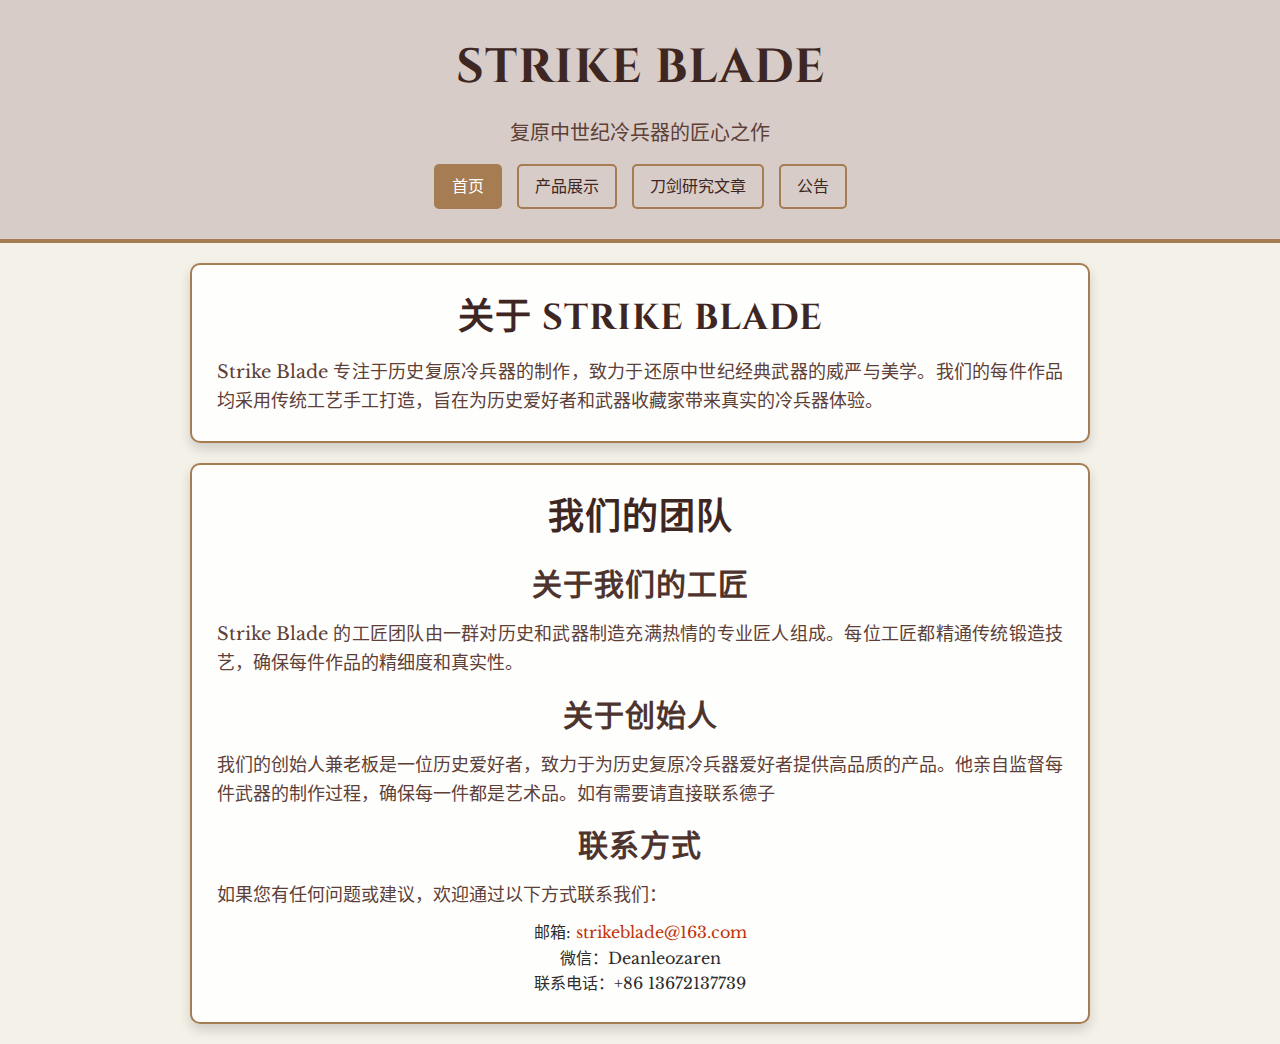
<file: index.html>
<!DOCTYPE html>
<html lang="zh-CN">
<head>
  <meta charset="UTF-8">
  <meta name="viewport" content="width=device-width, initial-scale=1.0">
  <title>Strike Blade - 首页</title>
  <!-- 引入古典字体 -->
  <link href="https://fonts.googleapis.com/css2?family=Cinzel:wght@400;700&family=Libre+Baskerville&display=swap" rel="stylesheet">
  <!-- 引入公共样式文件 -->
  <link rel="stylesheet" href="style.css">
</head>
<body>
  <!-- 古风头部 -->
  <div class="header">
    <h1>Strike Blade</h1>
    <p>复原中世纪冷兵器的匠心之作</p>

    <!-- 导航链接（多页面跳转） -->
    <nav class="nav-buttons">
      <a href="index.html" class="active">首页</a>
      <a href="products.html">产品展示</a>
      <a href="articles.html">刀剑研究文章</a>
      <a href="bulletin.html">公告</a>
    </nav>
  </div>

  <!-- 官网介绍部分 -->
  <div class="intro container">
    <h1 class="intro-title">关于 Strike Blade</h1>
    <p class="intro-description">
      Strike Blade 专注于历史复原冷兵器的制作，致力于还原中世纪经典武器的威严与美学。我们的每件作品均采用传统工艺手工打造，旨在为历史爱好者和武器收藏家带来真实的冷兵器体验。
    </p>
  </div>

  <!-- 团队介绍和联系方式 -->
  <div class="container team">
    <h1 class="page-title">我们的团队</h1>
    <div>
      <h2>关于我们的工匠</h2>
      <p class="intro-description">
        Strike Blade 的工匠团队由一群对历史和武器制造充满热情的专业匠人组成。每位工匠都精通传统锻造技艺，确保每件作品的精细度和真实性。
      </p>
      <h2>关于创始人</h2>
      <p class="intro-description">
        我们的创始人兼老板是一位历史爱好者，致力于为历史复原冷兵器爱好者提供高品质的产品。他亲自监督每件武器的制作过程，确保每一件都是艺术品。如有需要请直接联系德子
      </p>
      <h2>联系方式</h2>
      <p class="intro-description">
        如果您有任何问题或建议，欢迎通过以下方式联系我们：
      </p>
      <ul>
        <li>邮箱: <a href="mailto:strikeblade@163.com">strikeblade@163.com</a></li>
        <li>微信：Deanleozaren</li>
        <li>联系电话：+86 13672137739</li>
      </ul>
    </div>
  </div>
</body>
</html>
</file>
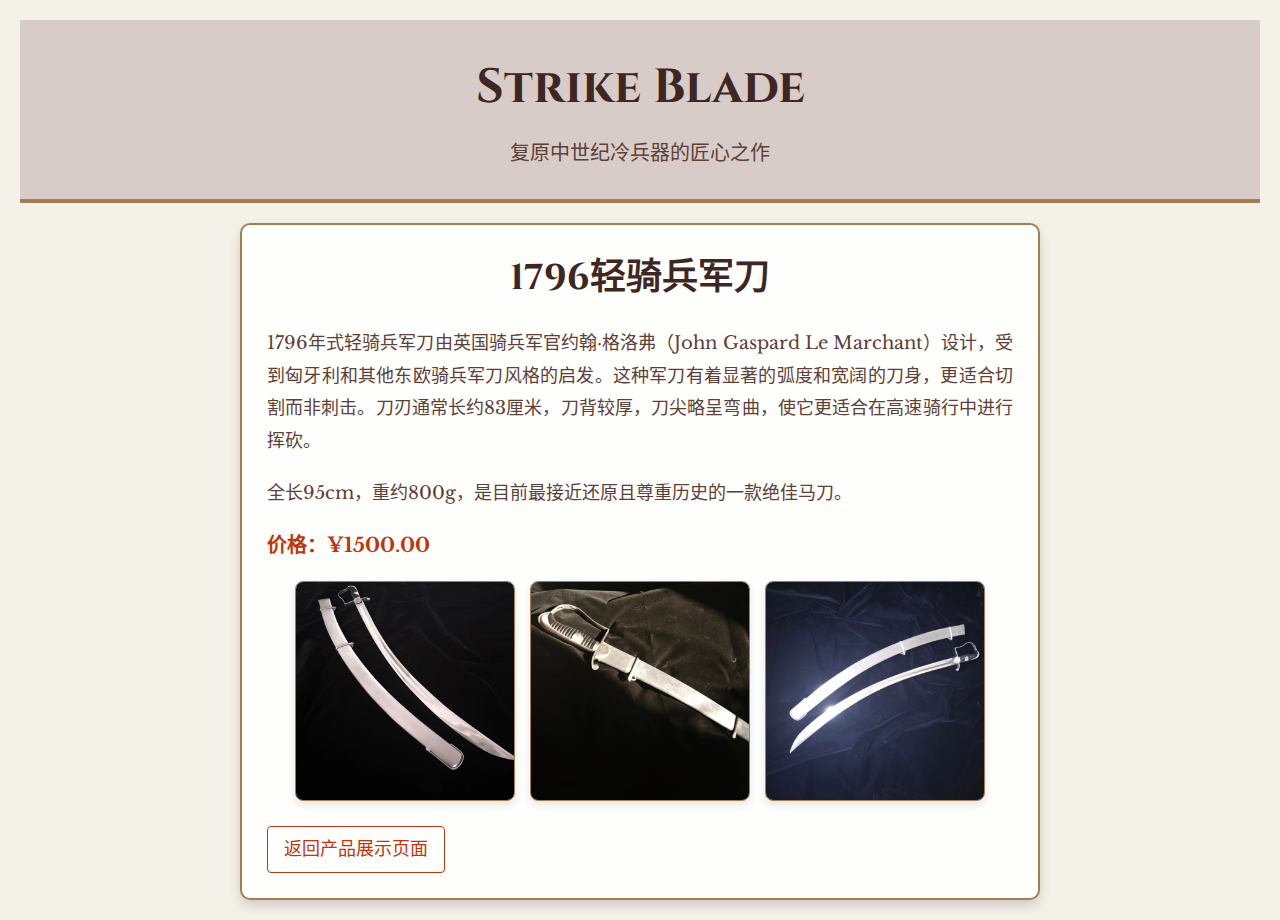
<file: 1796.html>
<!DOCTYPE html>
<html lang="zh-CN">
<head>
  <meta charset="UTF-8">
  <meta name="viewport" content="width=device-width, initial-scale=1.0">
  <title>1796轻骑兵军刀 - 详情</title>
  <!-- 引入古典字体 -->
  <link href="https://fonts.googleapis.com/css2?family=Cinzel:wght@400;700&family=Libre+Baskerville&display=swap" rel="stylesheet">
  <style>
    /* 重置样式 */
    * {
      margin: 0;
      padding: 0;
      box-sizing: border-box;
    }
    /* 使用带纹理的背景和复古色调 */
    body {
      font-family: 'Libre Baskerville', serif;
      background: url('https://www.transparenttextures.com/patterns/old-mathematics.png');
      background-color: #f4f1e9;
      color: #2c2c2c;
      line-height: 1.6;
      padding: 20px;
    }
    /* 页面头部 */
    .header {
      text-align: center;
      padding: 30px 0;
      background: #d7ccc8;
      border-bottom: 4px solid #a67c52;
      margin-bottom: 20px;
    }
    .header h1 {
      font-family: 'Cinzel', serif;
      font-size: 48px;
      margin-bottom: 10px;
      color: #3e2723;
    }
    .header p {
      font-size: 20px;
      color: #5d4037;
    }
    /* 产品详情容器 */
    .container {
      max-width: 800px;
      margin: 0 auto;
      background-color: rgba(255, 255, 255, 0.9);
      padding: 25px;
      border: 2px solid #a67c52;
      border-radius: 10px;
      box-shadow: 0 6px 12px rgba(0, 0, 0, 0.15);
    }
    .product-title {
      font-family: 'Cinzel', serif;
      font-size: 36px;
      margin-bottom: 20px;
      color: #3e2723;
      text-align: center;
      text-transform: uppercase;
    }
    .product-description {
      font-size: 18px;
      line-height: 1.8;
      color: #5d4037;
      margin-bottom: 20px;
      text-align: justify;
    }
    .price {
      font-weight: bold;
      color: #bf360c;
      font-size: 20px;
      margin-bottom: 20px;
    }
    /* 图片画廊 */
    .image-gallery {
      display: flex;
      flex-wrap: wrap;
      gap: 15px;
      margin-top: 20px;
      justify-content: center;
    }
    .image-gallery a {
      display: block;
      max-width: 220px;
      border-radius: 8px;
      overflow: hidden;
      border: 1px solid #a67c52;
      box-shadow: 0 4px 8px rgba(0, 0, 0, 0.1);
      transition: transform 0.3s, box-shadow 0.3s;
    }
    .image-gallery a:hover {
      transform: translateY(-5px);
      box-shadow: 0 8px 16px rgba(0, 0, 0, 0.2);
    }
    .image-gallery img {
      width: 100%;
      display: block;
    }
    /* 返回链接 */
    .back-link {
      display: inline-block;
      margin-top: 25px;
      color: #bf360c;
      text-decoration: none;
      font-size: 18px;
      border: 1px solid #bf360c;
      padding: 8px 16px;
      border-radius: 4px;
      transition: background-color 0.3s, color 0.3s;
    }
    .back-link:hover {
      background-color: #bf360c;
      color: #fff;
    }
  </style>
</head>
<body>
  <!-- 页面头部 -->
  <div class="header">
    <h1>Strike Blade</h1>
    <p>复原中世纪冷兵器的匠心之作</p>
  </div>

  <div class="container">
    <h1 class="product-title">1796轻骑兵军刀</h1>
    <p class="product-description">
      1796年式轻骑兵军刀由英国骑兵军官约翰·格洛弗（John Gaspard Le Marchant）设计，受到匈牙利和其他东欧骑兵军刀风格的启发。这种军刀有着显著的弧度和宽阔的刀身，更适合切割而非刺击。刀刃通常长约83厘米，刀背较厚，刀尖略呈弯曲，使它更适合在高速骑行中进行挥砍。
    </p>
    <p class="product-description">
      全长95cm，重约800g，是目前最接近还原且尊重历史的一款绝佳马刀。
    </p>
    <p class="price">价格：¥1500.00</p>

    <!-- 图片画廊 -->
    <div class="image-gallery">
      <a href="./1796素材/1796-1.png" target="_blank">
        <img src="./1796素材/1796-1.png" alt="1796预览图">
      </a>
      <a href="./1796素材/1796-2.png" target="_blank">
        <img src="./1796素材/1796-2.png" alt="1796预览图2">
      </a>
      <a href="./1796素材/1796-3.png" target="_blank">
        <img src="./1796素材/1796-3.png" alt="1796预览图3">
      </a>
      <!-- 继续添加图片 -->
    </div>

    <a href="products.html" class="back-link">返回产品展示页面</a>
  </div>
</body>
</html>
</file>
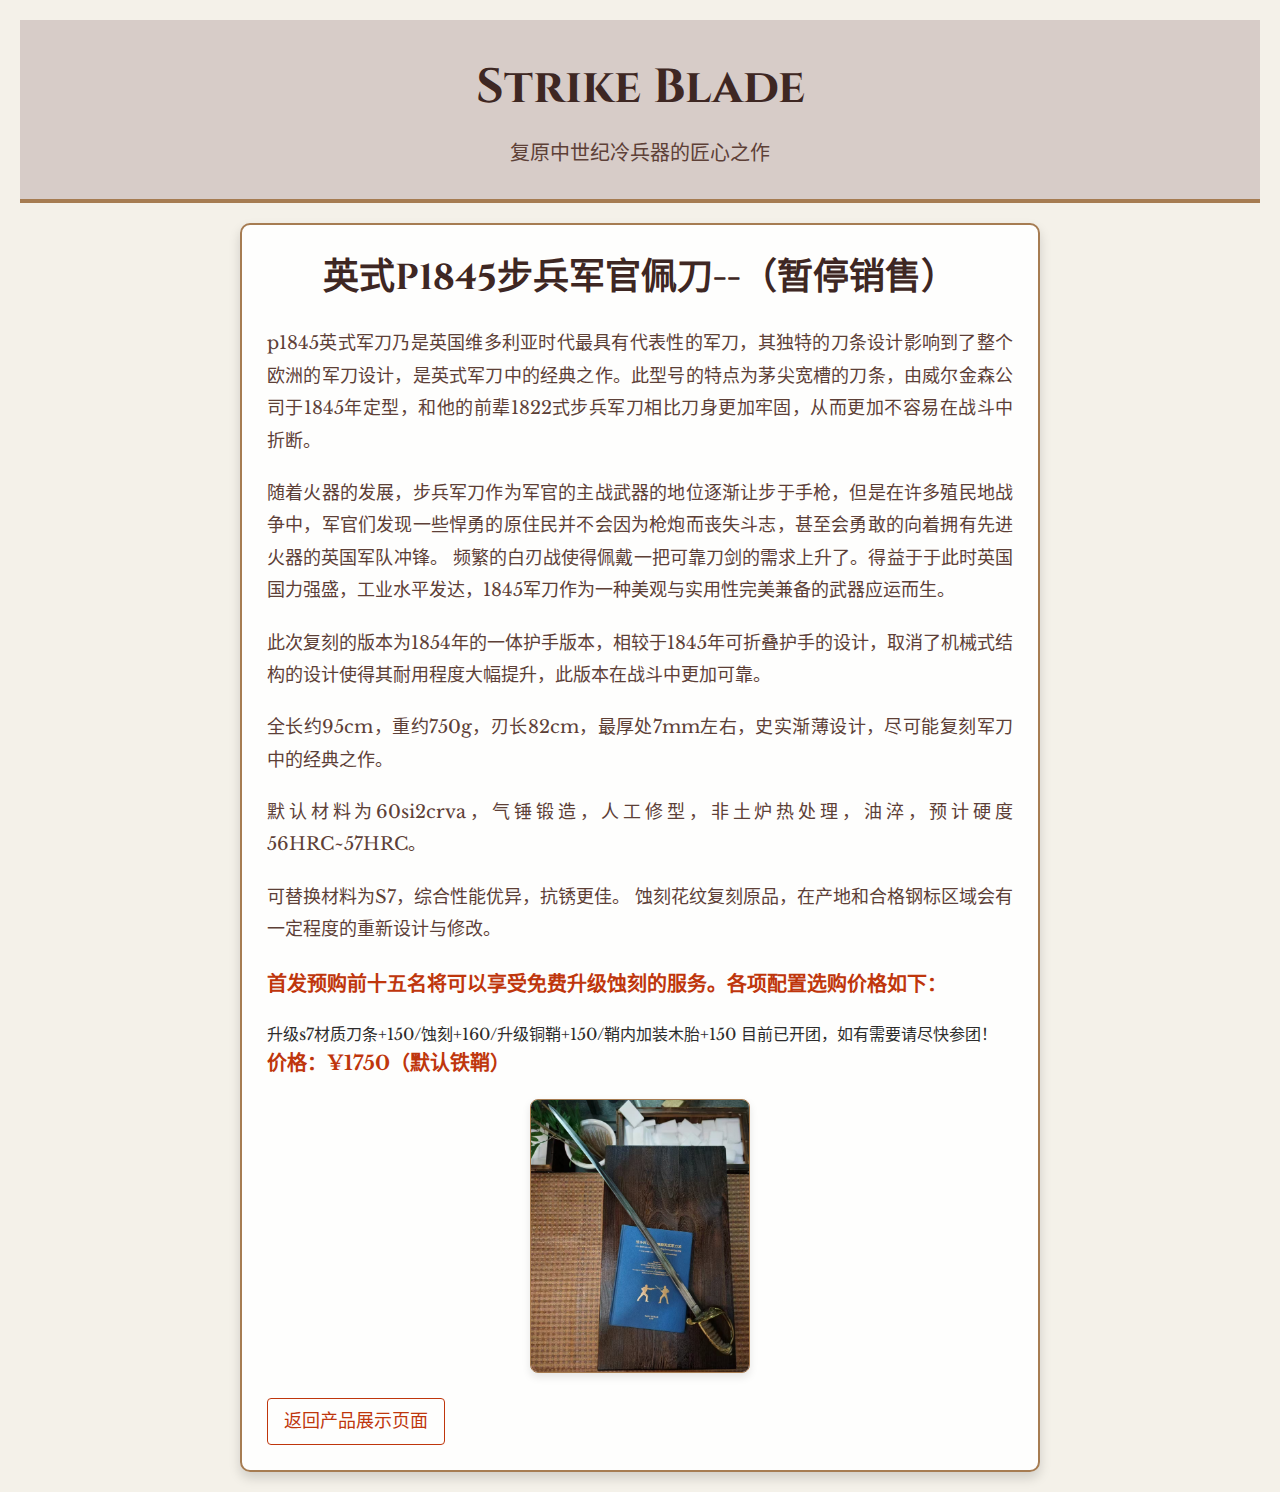
<file: 1845步兵.html>
<!DOCTYPE html>
<html lang="zh-CN">
<head>
  <meta charset="UTF-8">
  <meta name="viewport" content="width=device-width, initial-scale=1.0">
  <title>1845步兵军刀</title>
  <!-- 引入古典字体 -->
  <link href="https://fonts.googleapis.com/css2?family=Cinzel:wght@400;700&family=Libre+Baskerville&display=swap" rel="stylesheet">
  <style>
    /* 重置样式 */
    * {
      margin: 0;
      padding: 0;
      box-sizing: border-box;
    }
    /* 页面背景与基础样式 */
    body {
      font-family: 'Libre Baskerville', serif;
      background: url('https://www.transparenttextures.com/patterns/old-mathematics.png');
      background-color: #f4f1e9;
      color: #2c2c2c;
      line-height: 1.6;
      padding: 20px;
    }
    /* 页面头部 */
    .header {
      text-align: center;
      padding: 30px 0;
      background: #d7ccc8;
      border-bottom: 4px solid #a67c52;
      margin-bottom: 20px;
    }
    .header h1 {
      font-family: 'Cinzel', serif;
      font-size: 48px;
      margin-bottom: 10px;
      color: #3e2723;
    }
    .header p {
      font-size: 20px;
      color: #5d4037;
    }
    /* 内容容器 */
    .container {
      max-width: 800px;
      margin: 0 auto;
      background-color: rgba(255, 255, 255, 0.9);
      padding: 25px;
      border: 2px solid #a67c52;
      border-radius: 10px;
      box-shadow: 0 6px 12px rgba(0, 0, 0, 0.15);
    }
    .product-title {
      font-family: 'Cinzel', serif;
      font-size: 36px;
      margin-bottom: 20px;
      color: #3e2723;
      text-align: center;
      text-transform: uppercase;
    }
    .product-description {
      font-size: 18px;
      line-height: 1.8;
      color: #5d4037;
      margin-bottom: 20px;
      text-align: justify;
    }
    .price {
      font-weight: bold;
      color: #bf360c;
      font-size: 20px;
      margin-bottom: 20px;
    }
    /* 图片画廊 */
    .image-gallery {
      display: flex;
      flex-wrap: wrap;
      gap: 15px;
      margin-top: 20px;
      justify-content: center;
    }
    .image-gallery a {
      display: block;
      max-width: 220px;
      border-radius: 8px;
      overflow: hidden;
      border: 1px solid #a67c52;
      box-shadow: 0 4px 8px rgba(0, 0, 0, 0.1);
      transition: transform 0.3s, box-shadow 0.3s;
    }
    .image-gallery a:hover {
      transform: translateY(-5px);
      box-shadow: 0 8px 16px rgba(0, 0, 0, 0.2);
    }
    .image-gallery img {
      width: 100%;
      display: block;
    }
    /* 返回链接 */
    .back-link {
      display: inline-block;
      margin-top: 25px;
      color: #bf360c;
      text-decoration: none;
      font-size: 18px;
      border: 1px solid #bf360c;
      padding: 8px 16px;
      border-radius: 4px;
      transition: background-color 0.3s, color 0.3s;
    }
    .back-link:hover {
      background-color: #bf360c;
      color: #fff;
    }
  </style>
</head>
<body>
  <!-- 页面头部 -->
  <div class="header">
    <h1>Strike Blade</h1>
    <p>复原中世纪冷兵器的匠心之作</p>
  </div>

  <div class="container">
    <h1 class="product-title">英式p1845步兵军官佩刀--（暂停销售）</h1>
    <p class="product-description">
      p1845英式军刀乃是英国维多利亚时代最具有代表性的军刀，其独特的刀条设计影响到了整个欧洲的军刀设计，是英式军刀中的经典之作。此型号的特点为茅尖宽槽的刀条，由威尔金森公司于1845年定型，和他的前辈1822式步兵军刀相比刀身更加牢固，从而更加不容易在战斗中折断。
    </p>
    <p class="product-description">
        随着火器的发展，步兵军刀作为军官的主战武器的地位逐渐让步于手枪，但是在许多殖民地战争中，军官们发现一些悍勇的原住民并不会因为枪炮而丧失斗志，甚至会勇敢的向着拥有先进火器的英国军队冲锋。
        频繁的白刃战使得佩戴一把可靠刀剑的需求上升了。得益于于此时英国国力强盛，工业水平发达，1845军刀作为一种美观与实用性完美兼备的武器应运而生。
 
    <p class="product-description">
      此次复刻的版本为1854年的一体护手版本，相较于1845年可折叠护手的设计，取消了机械式结构的设计使得其耐用程度大幅提升，此版本在战斗中更加可靠。
    </p>
    <p class="product-description">
      全长约95cm，重约750g，刃长82cm，最厚处7mm左右，史实渐薄设计，尽可能复刻军刀中的经典之作。
    </p>
    <p class="product-description">
      默认材料为60si2crva，气锤锻造，人工修型，非土炉热处理，油淬，预计硬度56HRC~57HRC。
    </p>
    <p class="product-description">
      可替换材料为S7，综合性能优异，抗锈更佳。
蚀刻花纹复刻原品，在产地和合格钢标区域会有一定程度的重新设计与修改。
    </p>
    <p class="product-description price">
      首发预购前十五名将可以享受免费升级蚀刻的服务。各项配置选购价格如下：
    </p>升级s7材质刀条+150/蚀刻+160/升级铜鞘+150/鞘内加装木胎+150 目前已开团，如有需要请尽快参团！
    </p>

    <p class="price">价格：¥1750（默认铁鞘）</p>

    <!-- 图片画廊 -->
    <div class="image-gallery">
      <a href="./1845原型.jpg" target="_blank">
        <img src="./1845原型.jpg" alt="钩子号1">
      </a>
    </div>

    <a href="products.html" class="back-link">返回产品展示页面</a>
  </div>
</body>
</html>
</file>
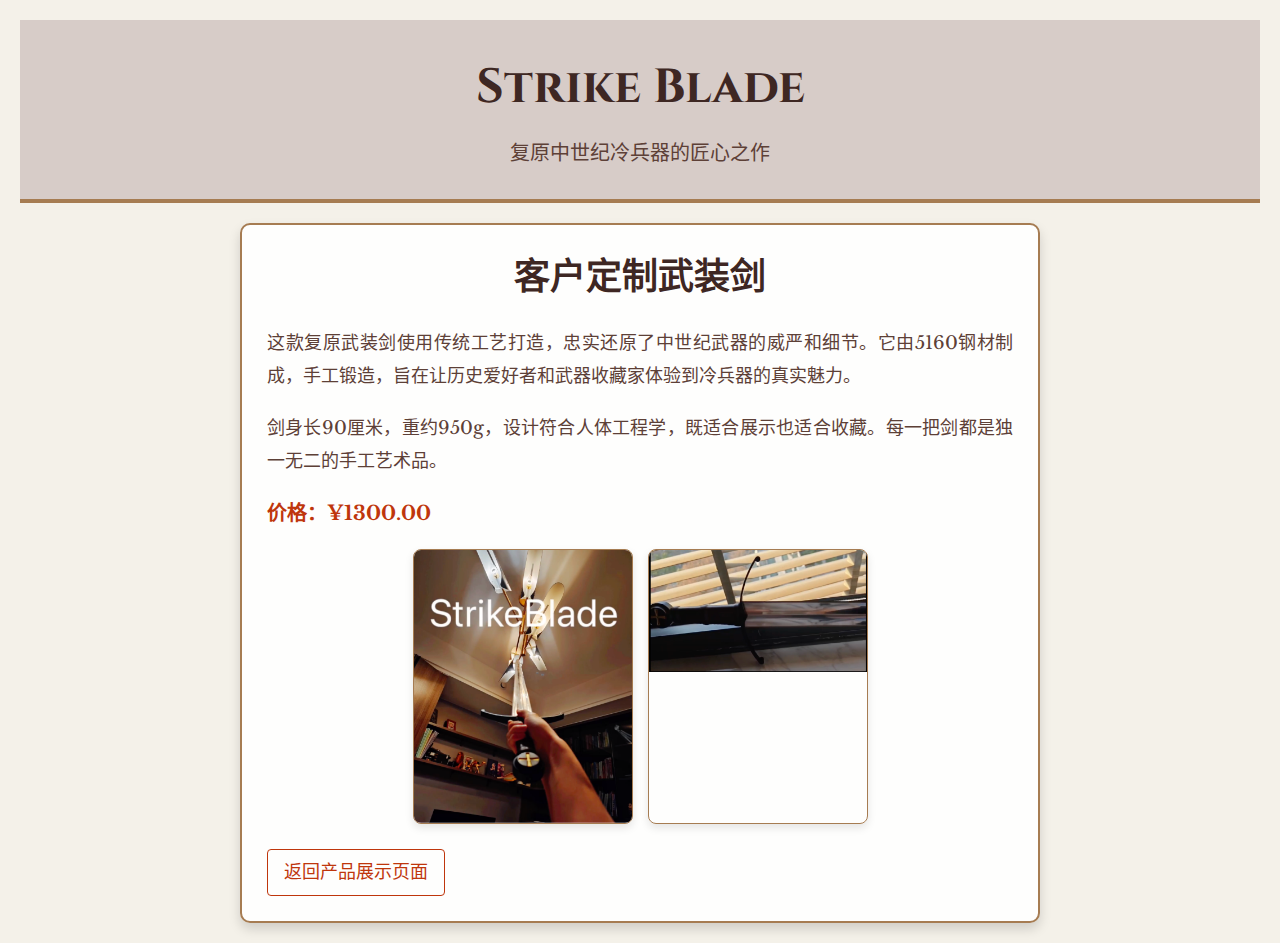
<file: ArmingSword.html>
<!DOCTYPE html>
<html lang="zh-CN">
<head>
  <meta charset="UTF-8">
  <meta name="viewport" content="width=device-width, initial-scale=1.0">
  <title>定制武装剑 - 详情</title>
  <!-- 引入古典字体 -->
  <link href="https://fonts.googleapis.com/css2?family=Cinzel:wght@400;700&family=Libre+Baskerville&display=swap" rel="stylesheet">
  <style>
    /* 重置样式 */
    * {
      margin: 0;
      padding: 0;
      box-sizing: border-box;
    }
    /* 页面背景与基本字体 */
    body {
      font-family: 'Libre Baskerville', serif;
      background: url('https://www.transparenttextures.com/patterns/old-mathematics.png');
      background-color: #f4f1e9;
      color: #2c2c2c;
      line-height: 1.6;
      padding: 20px;
    }
    /* 页面头部 */
    .header {
      text-align: center;
      padding: 30px 0;
      background: #d7ccc8;
      border-bottom: 4px solid #a67c52;
      margin-bottom: 20px;
    }
    .header h1 {
      font-family: 'Cinzel', serif;
      font-size: 48px;
      margin-bottom: 10px;
      color: #3e2723;
    }
    .header p {
      font-size: 20px;
      color: #5d4037;
    }
    /* 详情容器 */
    .container {
      max-width: 800px;
      margin: 0 auto;
      background-color: rgba(255, 255, 255, 0.9);
      padding: 25px;
      border: 2px solid #a67c52;
      border-radius: 10px;
      box-shadow: 0 6px 12px rgba(0, 0, 0, 0.15);
    }
    .product-title {
      font-family: 'Cinzel', serif;
      font-size: 36px;
      margin-bottom: 20px;
      color: #3e2723;
      text-align: center;
      text-transform: uppercase;
    }
    .product-description {
      font-size: 18px;
      line-height: 1.8;
      color: #5d4037;
      margin-bottom: 20px;
      text-align: justify;
    }
    .price {
      font-weight: bold;
      color: #bf360c;
      font-size: 20px;
      margin-bottom: 20px;
    }
    /* 图片画廊 */
    .image-gallery {
      display: flex;
      flex-wrap: wrap;
      gap: 15px;
      margin-top: 20px;
      justify-content: center;
    }
    .image-gallery a {
      display: block;
      max-width: 220px;
      border-radius: 8px;
      overflow: hidden;
      border: 1px solid #a67c52;
      box-shadow: 0 4px 8px rgba(0, 0, 0, 0.1);
      transition: transform 0.3s, box-shadow 0.3s;
    }
    .image-gallery a:hover {
      transform: translateY(-5px);
      box-shadow: 0 8px 16px rgba(0, 0, 0, 0.2);
    }
    .image-gallery img {
      width: 100%;
      display: block;
    }
    /* 返回链接 */
    .back-link {
      display: inline-block;
      margin-top: 25px;
      color: #bf360c;
      text-decoration: none;
      font-size: 18px;
      border: 1px solid #bf360c;
      padding: 8px 16px;
      border-radius: 4px;
      transition: background-color 0.3s, color 0.3s;
    }
    .back-link:hover {
      background-color: #bf360c;
      color: #fff;
    }
  </style>
</head>
<body>
  <!-- 页面头部 -->
  <div class="header">
    <h1>Strike Blade</h1>
    <p>复原中世纪冷兵器的匠心之作</p>
  </div>

  <div class="container">
    <h1 class="product-title">客户定制武装剑</h1>
    <p class="product-description">
      这款复原武装剑使用传统工艺打造，忠实还原了中世纪武器的威严和细节。它由5160钢材制成，手工锻造，旨在让历史爱好者和武器收藏家体验到冷兵器的真实魅力。
    </p>
    <p class="product-description">
      剑身长90厘米，重约950g，设计符合人体工程学，既适合展示也适合收藏。每一把剑都是独一无二的手工艺术品。
    </p>
    <p class="price">价格：¥1300.00</p>

    <!-- 图片画廊 -->
    <div class="image-gallery">
      <a href="./武装剑素材/ArmingSword1.png" target="_blank">
        <img src="./武装剑素材/ArmingSword1.png" alt="复原长剑图片1">
      </a>
      <a href="./武装剑素材/armingswordHilt.png" target="_blank">
        <img src="./武装剑素材/armingswordHilt.png" alt="复原长剑图片2">
      </a>
      <!-- 继续添加图片 -->
    </div>

    <a href="products.html" class="back-link">返回产品展示页面</a>
  </div>
</body>
</html>
</file>
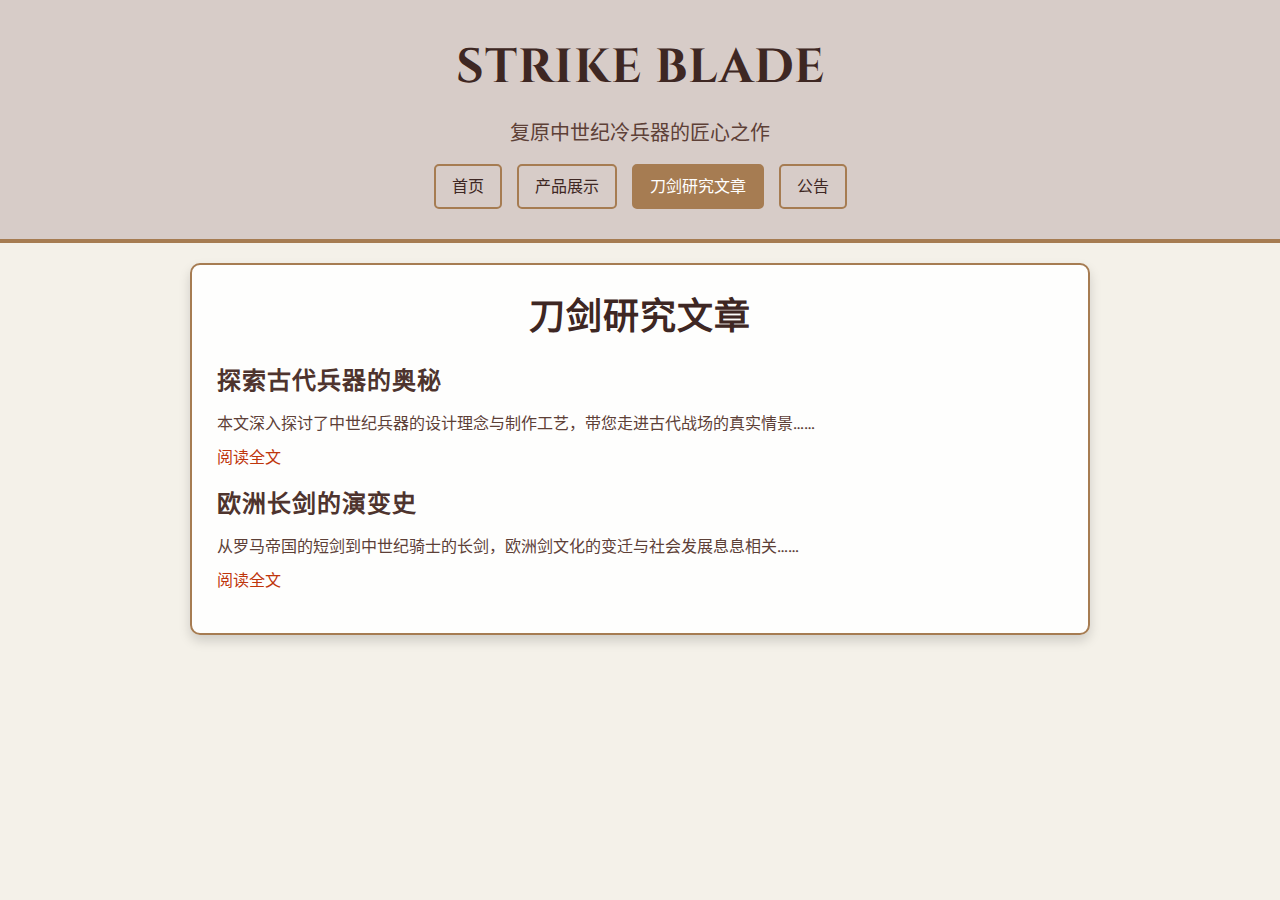
<file: articles.html>
<!DOCTYPE html>
<html lang="zh-CN">
<head>
  <meta charset="UTF-8">
  <meta name="viewport" content="width=device-width, initial-scale=1.0">
  <title>Strike Blade - 刀剑研究文章</title>
  <!-- 引入古典字体 -->
  <link href="https://fonts.googleapis.com/css2?family=Cinzel:wght@400;700&family=Libre+Baskerville&display=swap" rel="stylesheet">
  <!-- 引入公共样式文件 -->
  <link rel="stylesheet" href="style.css">
</head>
<body>
  <!-- 古风头部 -->
  <div class="header">
    <h1>Strike Blade</h1>
    <p>复原中世纪冷兵器的匠心之作</p>

    <!-- 导航链接（多页面跳转） -->
    <nav class="nav-buttons">
      <a href="index.html">首页</a>
      <a href="products.html">产品展示</a>
      <a href="articles.html" class="active">刀剑研究文章</a>
      <a href="bulletin.html">公告</a>
    </nav>
  </div>

  <!-- 文章区 -->
  <div class="container articles">
    <h1 class="page-title">刀剑研究文章</h1>

    <!-- 示例文章1 -->
    <div class="article">
      <h2>探索古代兵器的奥秘</h2>
      <p>
        本文深入探讨了中世纪兵器的设计理念与制作工艺，带您走进古代战场的真实情景……
      </p>
      <p>
        <a href="#">阅读全文</a>
      </p>
    </div>

    <!-- 示例文章2 -->
    <div class="article">
      <h2>欧洲长剑的演变史</h2>
      <p>
        从罗马帝国的短剑到中世纪骑士的长剑，欧洲剑文化的变迁与社会发展息息相关……
      </p>
      <p>
        <a href="#">阅读全文</a>
      </p>
    </div>

    <!-- 你可以根据需要添加更多文章块 -->
  </div>
</body>
</html>
</file>
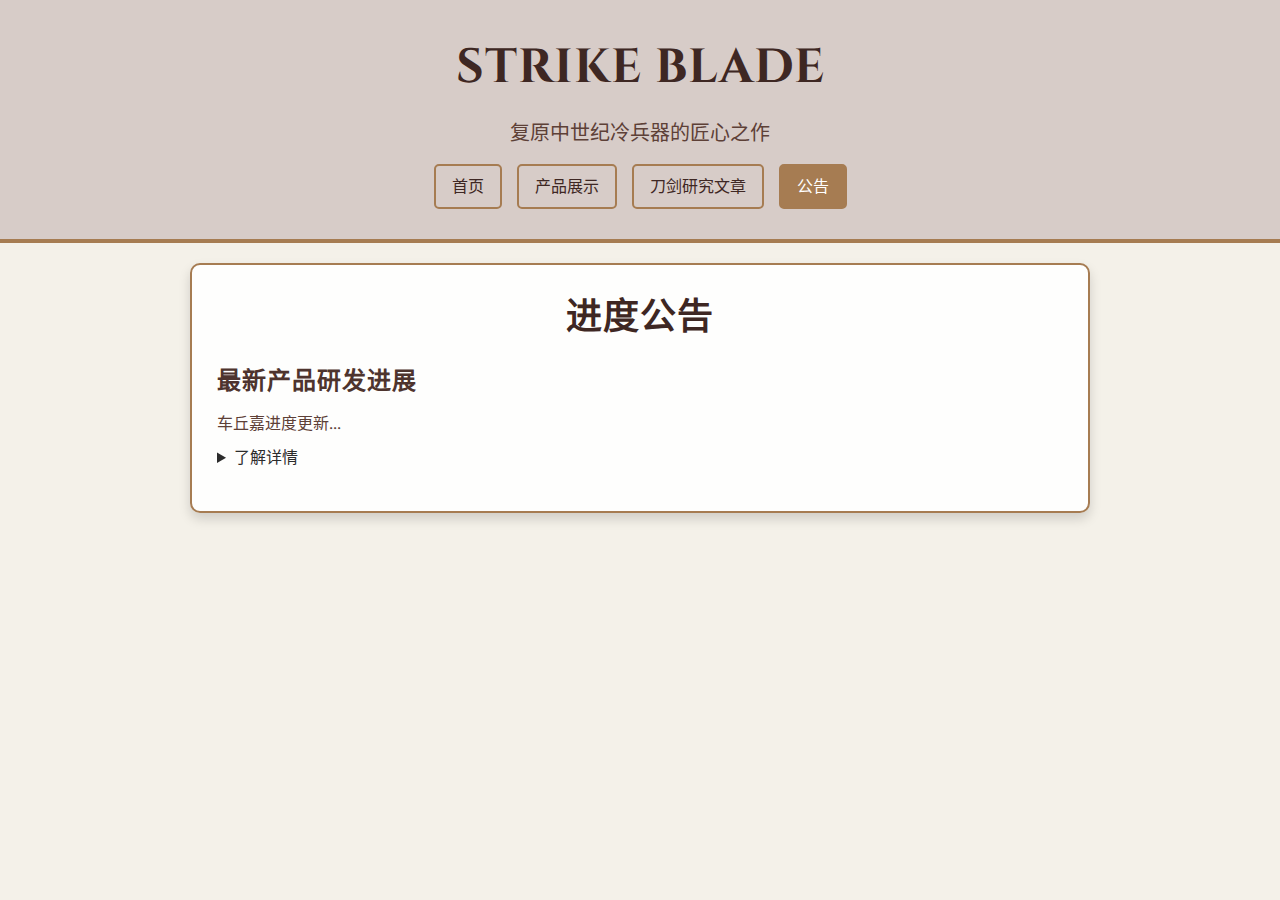
<file: bulletin.html>
<!DOCTYPE html>
<html lang="zh-CN">
<head>
  <meta charset="UTF-8">
  <meta name="viewport" content="width=device-width, initial-scale=1.0">
  <title>Strike Blade - 公告</title>
  <!-- 引入古典字体 -->
  <link href="https://fonts.googleapis.com/css2?family=Cinzel:wght@400;700&family=Libre+Baskerville&display=swap" rel="stylesheet">
  <!-- 引入公共样式文件 -->
  <link rel="stylesheet" href="style.css">
</head>
<body>
  <!-- 古风头部 -->
  <div class="header">
    <h1>Strike Blade</h1>
    <p>复原中世纪冷兵器的匠心之作</p>

    <!-- 导航链接（多页面跳转） -->
    <nav class="nav-buttons">
      <a href="index.html">首页</a>
      <a href="products.html">产品展示</a>
      <a href="articles.html">刀剑研究文章</a>
      <a href="bulletin.html" class="active">公告</a>
    </nav>
  </div>

  <!-- 公告区 -->
  <div class="container bulletin">
    <h1 class="page-title">进度公告</h1>

    <!-- 示例公告1 -->
    
<div class="announcement">
  <h2>最新产品研发进展</h2>
  <p>车丘嘉进度更新...</p>
  <details>
    <summary>了解详情</summary>
    <p>
      车丘嘉已完成装具打样，调整与刀条锻造完成后将开始进行组装。
      <!-- 图片画廊 -->
      <div class="image-gallery">
        <a href="./车丘嘉素材/车丘嘉装具0.jpg" target="_blank">
          <img src="./车丘嘉素材/车丘嘉装具0.jpg" alt="1">
        </a>
        <a href="./车丘嘉素材/车丘嘉装具1.jpg" target="_blank">
          <img src="./车丘嘉素材/车丘嘉装具1.jpg" alt="2">
        </a>
        <!-- 继续添加图片 -->
        <a href="./车丘嘉素材/车丘嘉装具2.jpg" target="_blank">
          <img src="./车丘嘉素材/车丘嘉装具2.jpg" alt="3">
        </a>
      </div>
    

    </p>
  </details>
</div>


  

    <!-- 你可以根据需要添加更多公告块 -->
  </div>
</body>
</html>
</file>
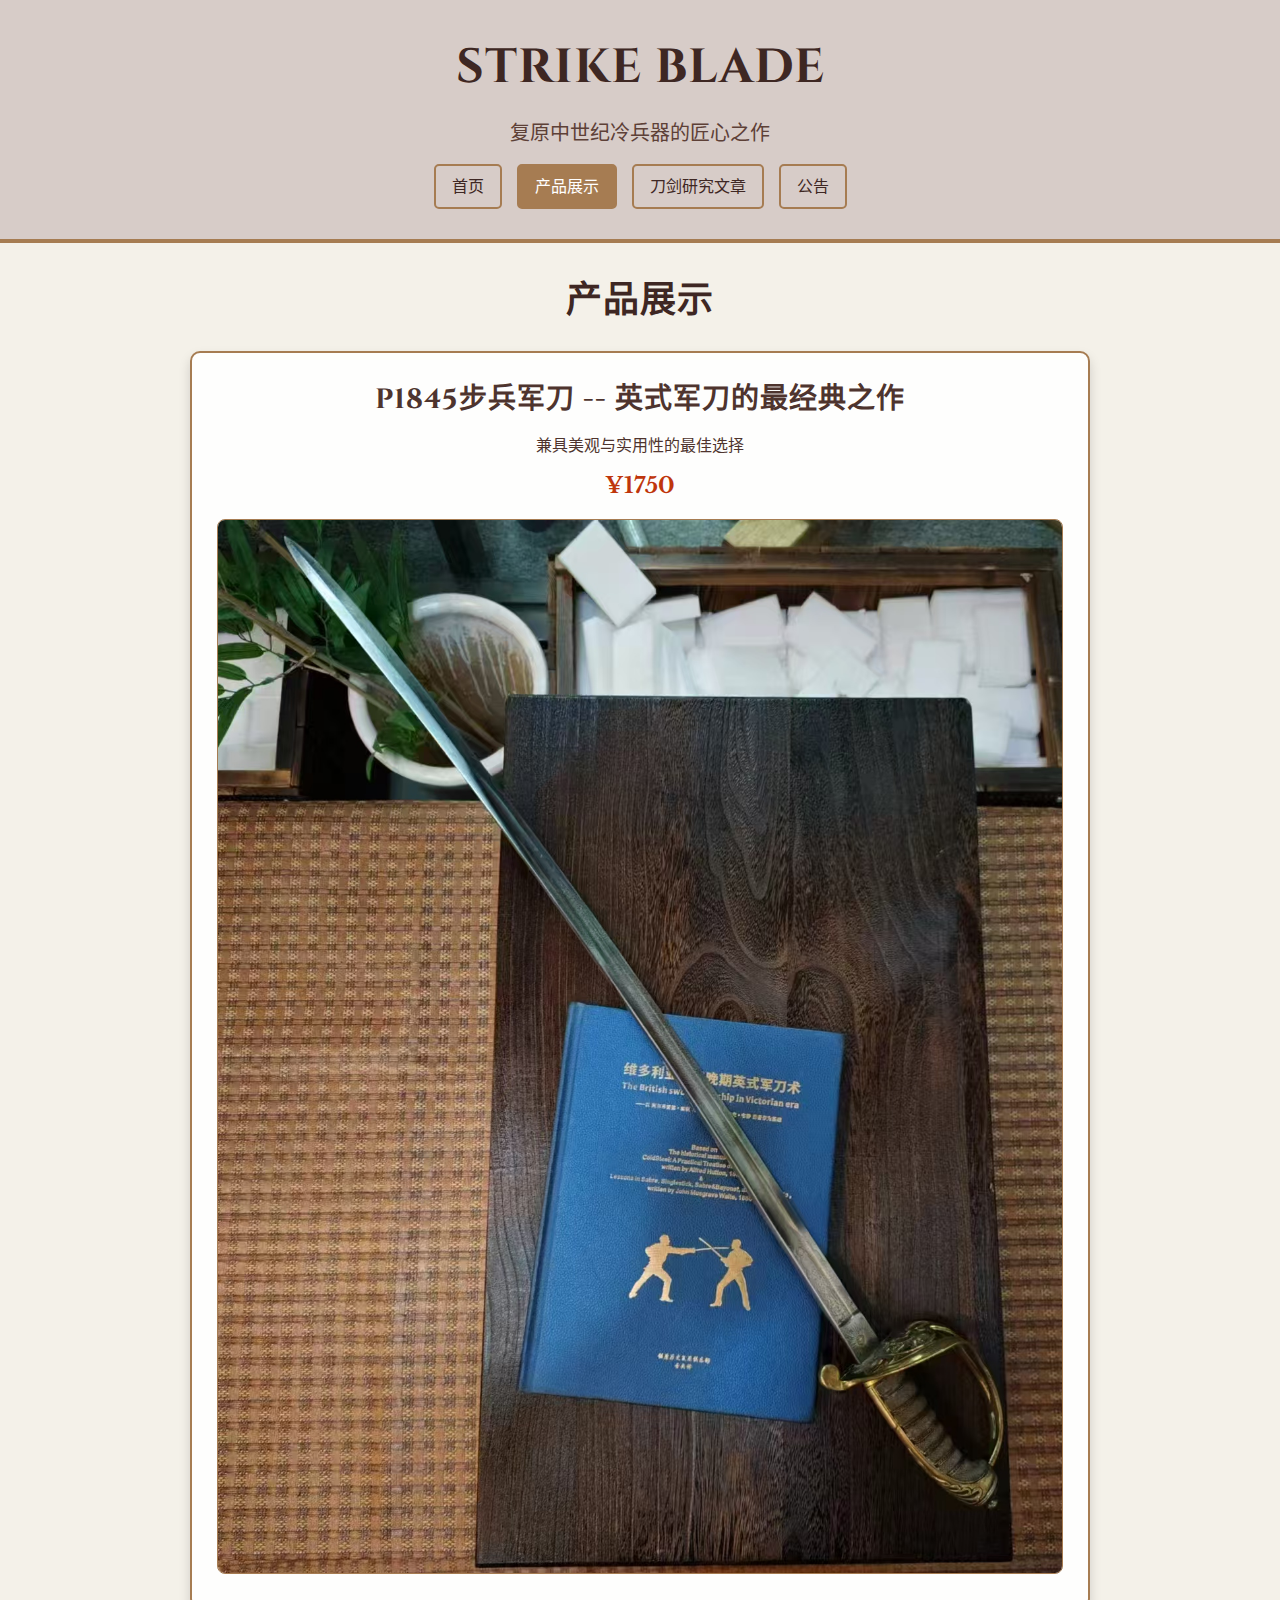
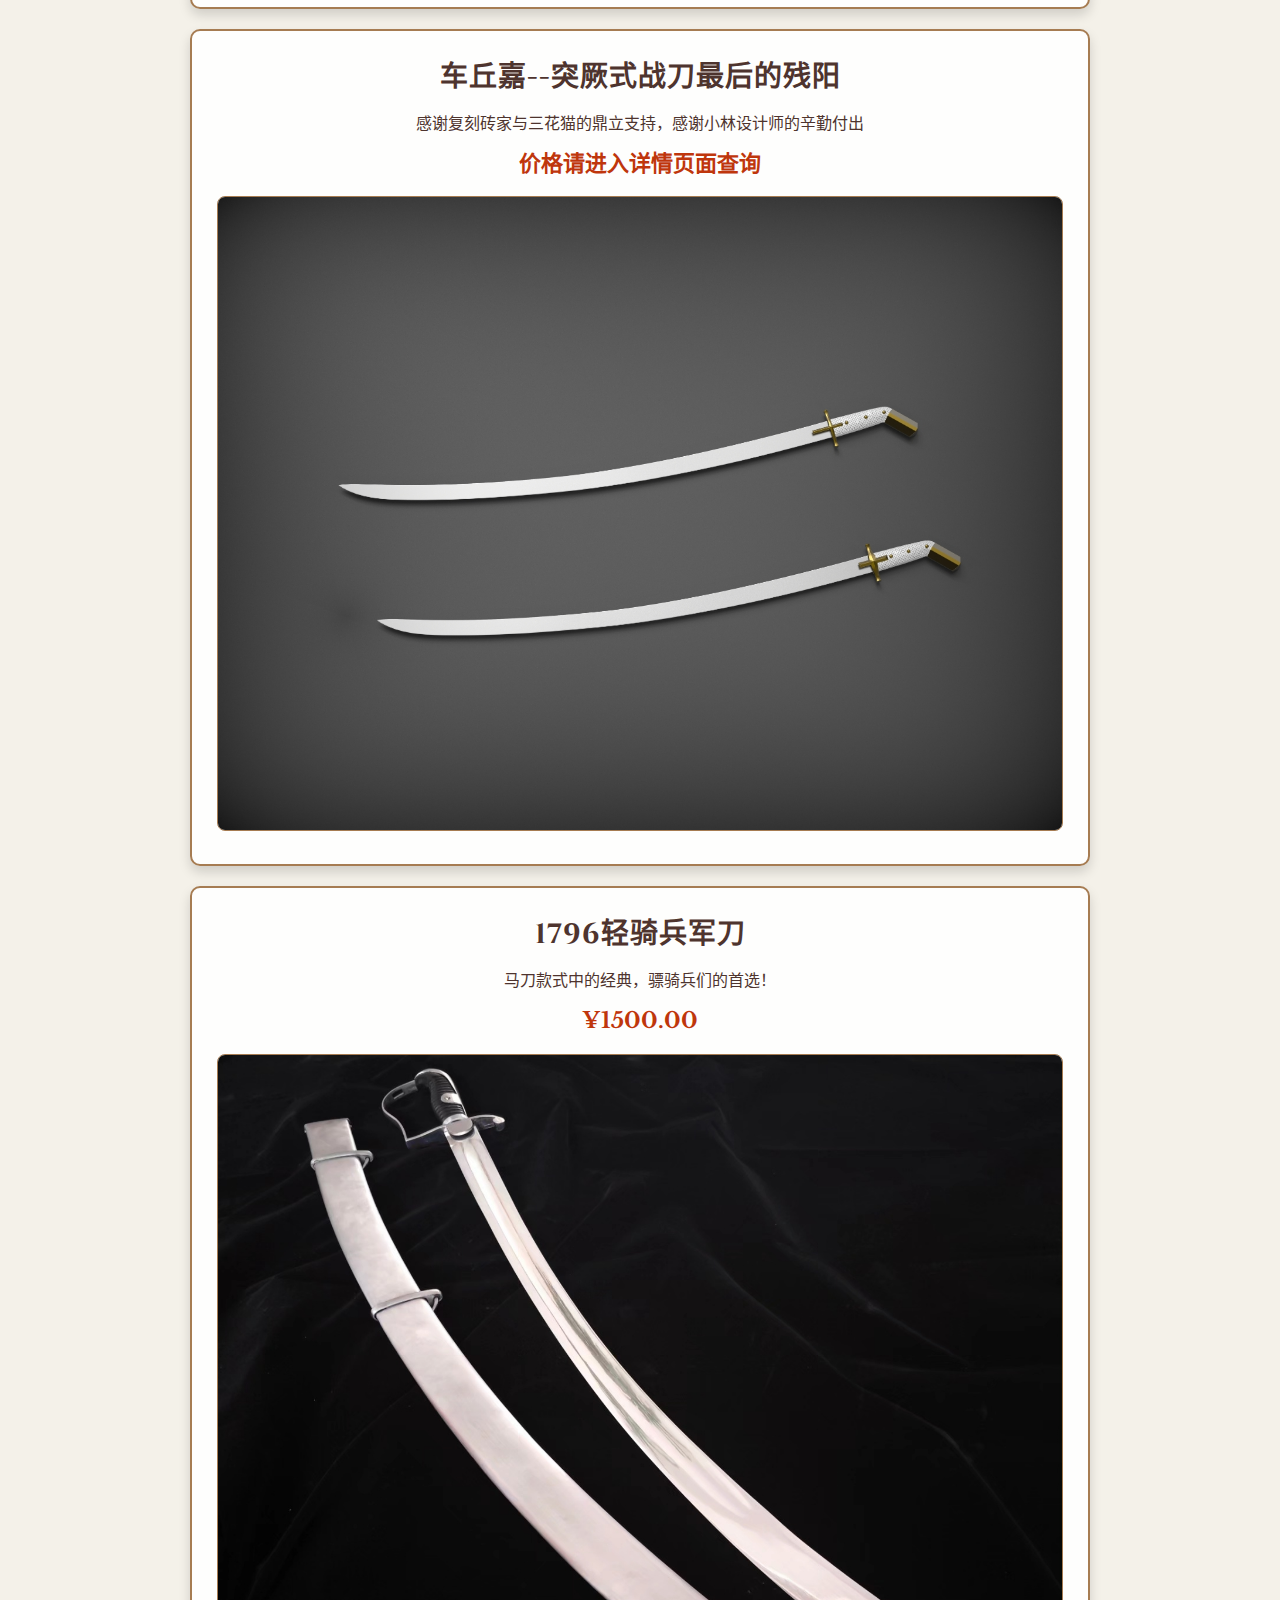
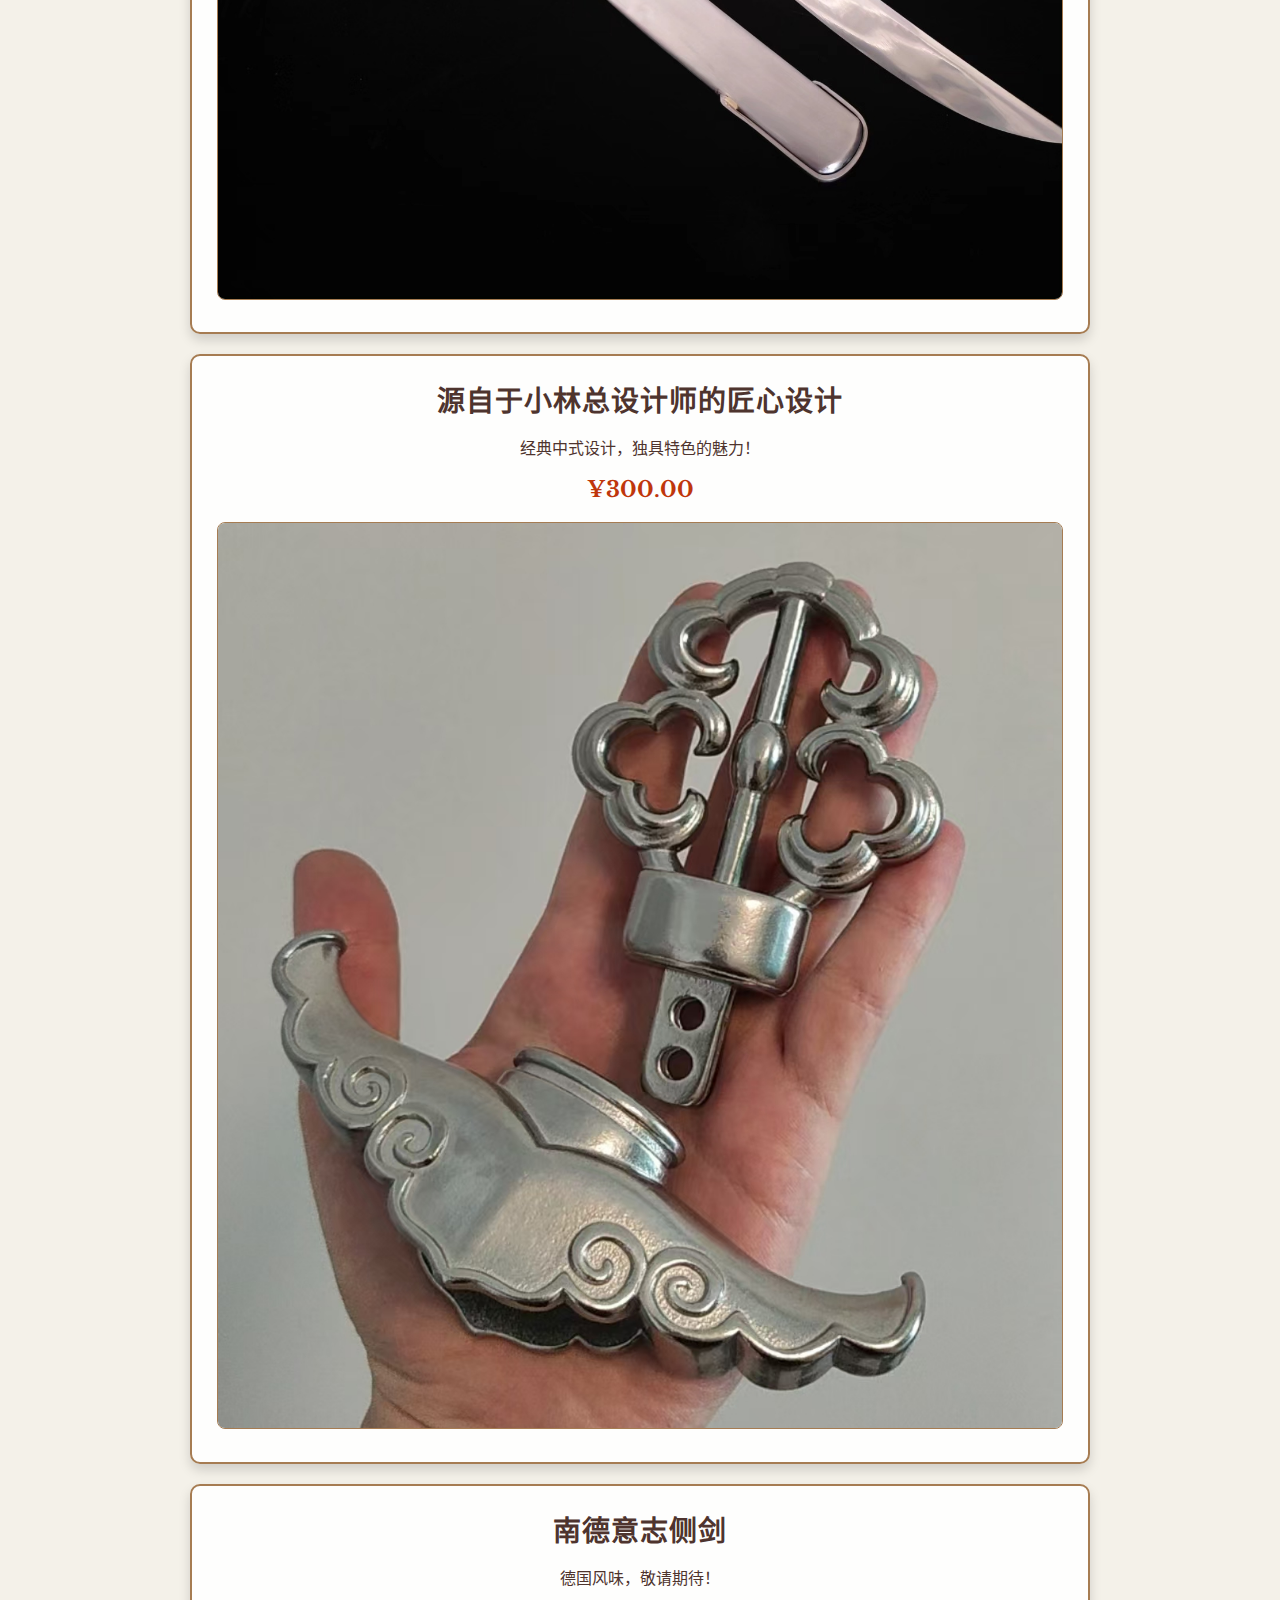
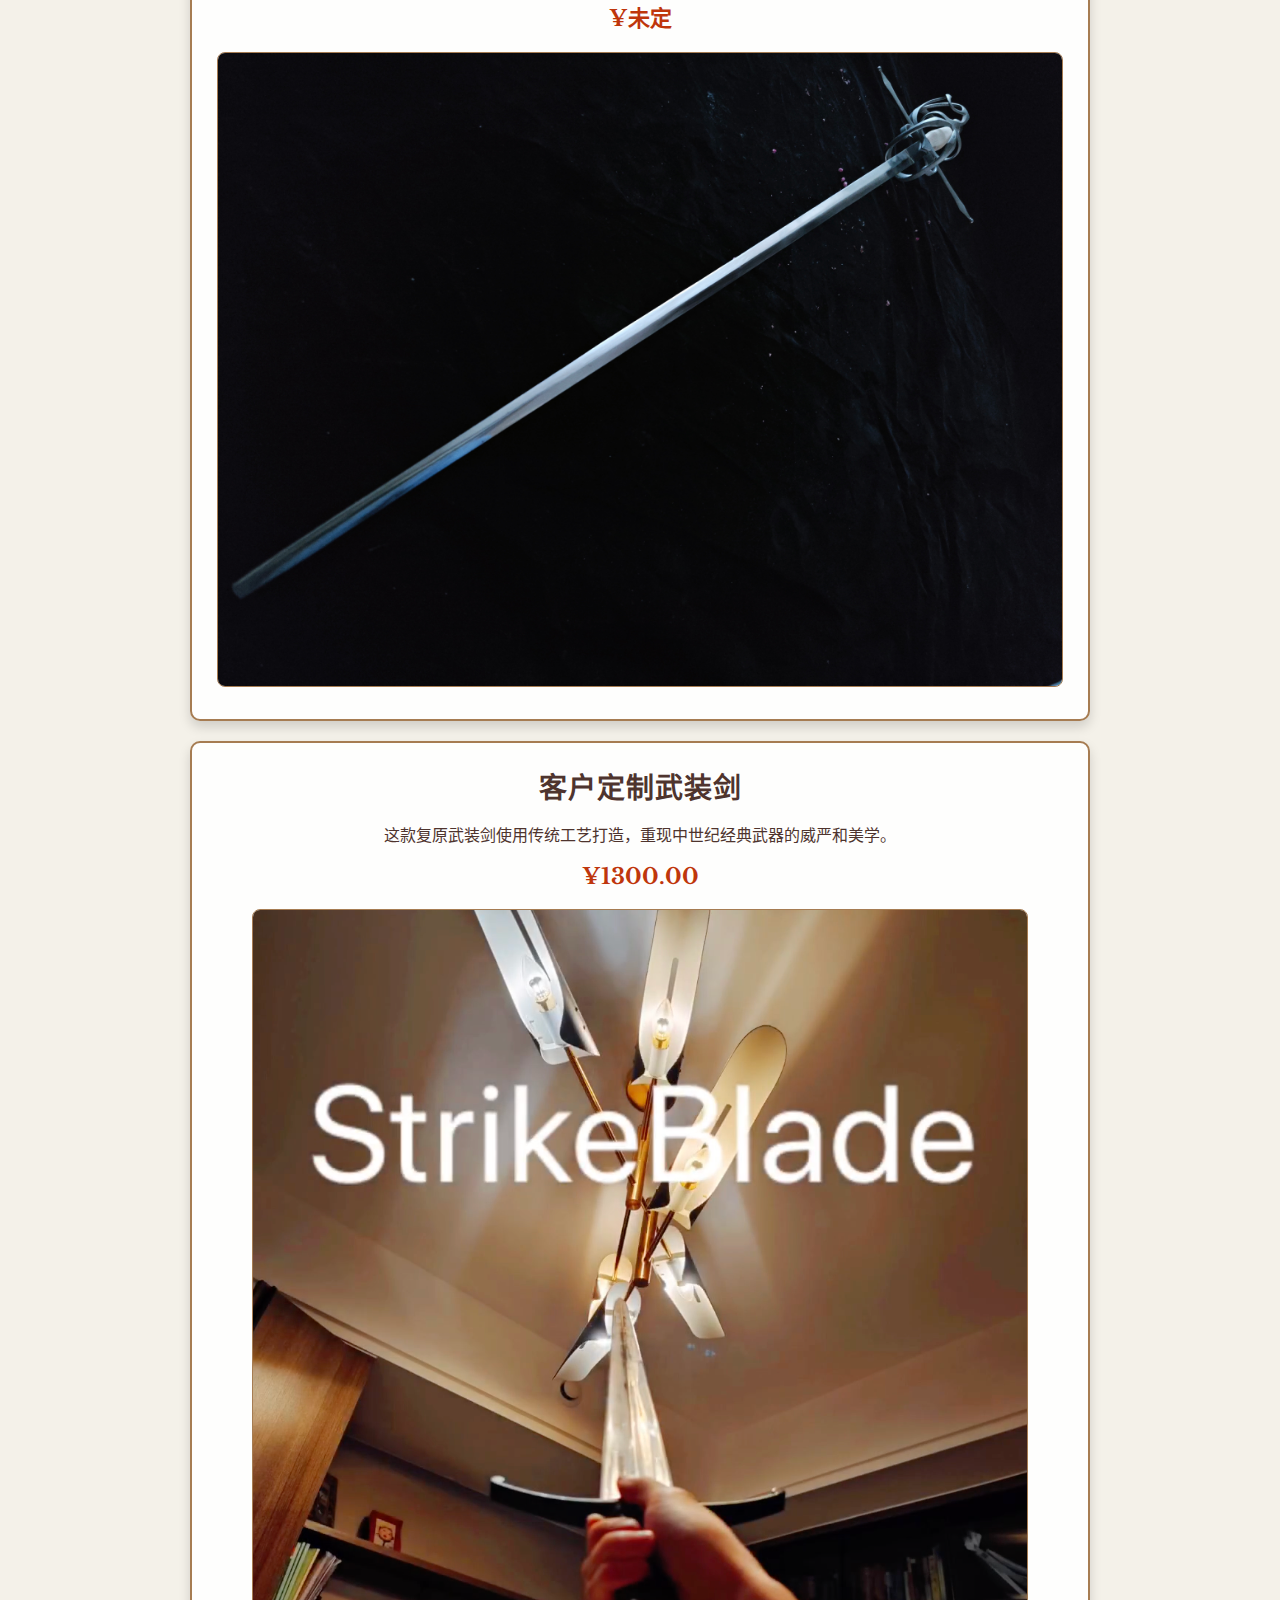
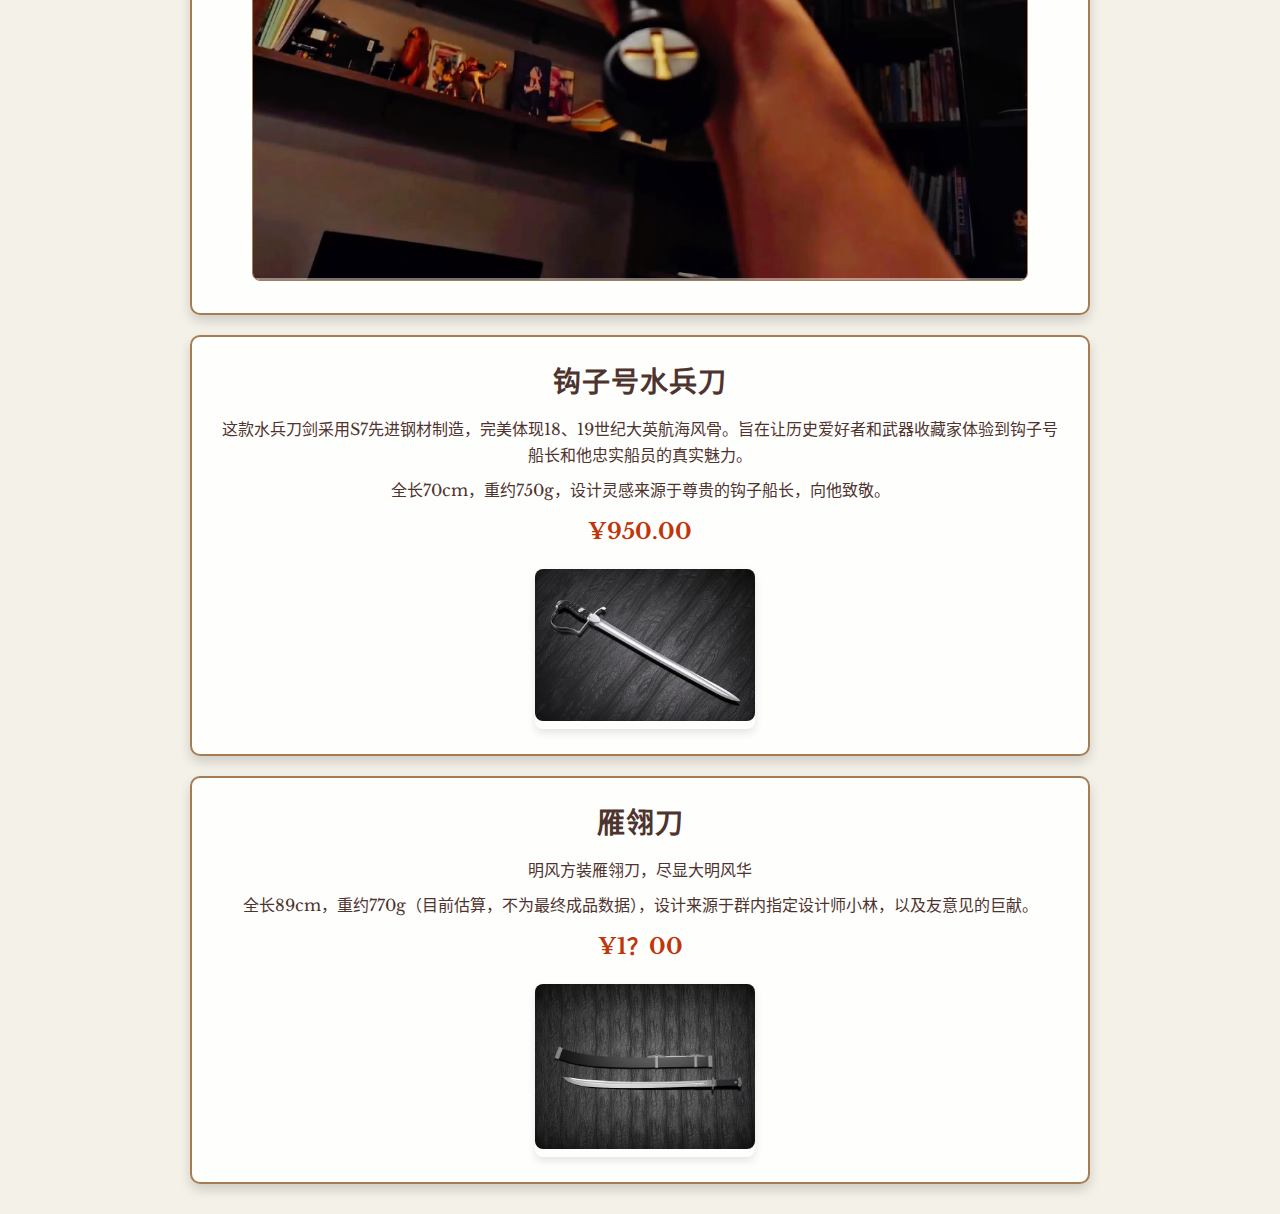
<file: products.html>
<!DOCTYPE html>
<html lang="zh-CN">
<head>
  <meta charset="UTF-8">
  <meta name="viewport" content="width=device-width, initial-scale=1.0">
  <title>Strike Blade - 产品展示</title>
  <!-- 引入古典字体 -->
  <link href="https://fonts.googleapis.com/css2?family=Cinzel:wght@400;700&family=Libre+Baskerville&display=swap" rel="stylesheet">
  <!-- 引入公共样式文件 -->
  <link rel="stylesheet" href="style.css">
</head>
<body>
  <!-- 古风头部 -->
  <div class="header">
    <h1>Strike Blade</h1>
    <p>复原中世纪冷兵器的匠心之作</p>

    <!-- 导航链接（多页面跳转） -->
    <nav class="nav-buttons">
      <a href="index.html">首页</a>
      <a href="products.html" class="active">产品展示</a>
      <a href="articles.html">刀剑研究文章</a>
      <a href="bulletin.html">公告</a>
    </nav>
  </div>

  <!-- 产品展示部分 -->
  <div class="container">
    <h1 class="page-title">产品展示</h1>

    <div class="product">
      <a href="1845步兵.html" class="product-link">
        <div class="product-info">
          <h2>p1845步兵军刀 -- 英式军刀的最经典之作</h2>
          <p>兼具美观与实用性的最佳选择</p>
          <div class="price">¥1750</div>
        </div>
        <!-- 示例图片，需根据你的路径进行修改 -->
        <img src="./1845原型.jpg" alt="cqj预览图" class="product-preview">
      </a>
    </div>

    <!-- 第一个产品 -->
    <div class="product">
      <a href="车丘嘉.html" class="product-link">
        <div class="product-info">
          <h2>车丘嘉--突厥式战刀最后的残阳</h2>
          <p>感谢复刻砖家与三花猫的鼎立支持，感谢小林设计师的辛勤付出</p>
          <div class="price">价格请进入详情页面查询</div>
        </div>
        <!-- 示例图片，需根据你的路径进行修改 -->
        <img src="./车丘嘉素材/车丘加3.jpg" alt="cqj预览图" class="product-preview">
      </a>
    </div>

    <!-- 第一个产品 -->
    <div class="product">
      <a href="1796.html" class="product-link">
        <div class="product-info">
          <h2>1796轻骑兵军刀</h2>
          <p>马刀款式中的经典，骠骑兵们的首选！</p>
          <div class="price">¥1500.00</div>
        </div>
        <!-- 示例图片，需根据你的路径进行修改 -->
        <img src="./1796素材/1796-1.png" alt="1796预览图" class="product-preview">
      </a>
    </div>

    <!-- DIY产品 -->
    <div class="product">
      <a href="装具团购以及DIY展示.html" class="product-link">
        <div class="product-info">
          <h2>源自于小林总设计师的匠心设计</h2>
          <p>经典中式设计，独具特色的魅力！</p>
          <div class="price">¥300.00</div>
        </div>
        <img src="./装具素材/装具本体.png" alt="装具团和DIY展示" class="product-preview">
      </a>
    </div>

    <!-- 测试中的产品 -->
    <div class="product">
      <a href="侧剑.html" class="product-link">
        <div class="product-info">
          <h2>南德意志侧剑</h2>
          <p>德国风味，敬请期待！</p>
          <div class="price">¥未定</div>
        </div>
        <img src="./侧剑/侧剑.png" alt="侧剑预览图" class="product-preview">
      </a>
    </div>

    <!-- 客户定制武装剑 -->
    <div class="product">
      <a href="ArmingSword.html" class="product-link">
        <div class="product-info">
          <h2>客户定制武装剑</h2>
          <p>这款复原武装剑使用传统工艺打造，重现中世纪经典武器的威严和美学。</p>
          <div class="price">¥1300.00</div>
        </div>
        <img src="./武装剑素材/ArmingSword1.png" alt="复原武装剑预览图" class="product-preview">
      </a>
    </div>

    <!-- 钩子号水兵刀 -->
    <div class="product">
      <a href="钩子号.html" class="product-link">
        <div class="product-info">
          <h2>钩子号水兵刀</h2>
          <p>
            这款水兵刀剑采用S7先进钢材制造，完美体现18、19世纪大英航海风骨。旨在让历史爱好者和武器收藏家体验到钩子号船长和他忠实船员的真实魅力。
          </p>
          <p>
            全长70cm，重约750g，设计灵感来源于尊贵的钩子船长，向他致敬。
          </p>
          <div class="price">¥950.00</div>
        </div>
        <div class="image-gallery">
          <a href="./钩子号素材/钩子.png" target="_blank">
            <img src="./钩子号素材/钩子.png" alt="钩子号1">
          </a>
        </div>
      </a>
    </div>

    <!-- 雁翎刀 -->
    <div class="product">
      <a href="雁翎刀.html" class="product-link">
        <div class="product-info">
          <h2>雁翎刀</h2>
          <p>明风方装雁翎刀，尽显大明风华</p>
          <p>全长89cm，重约770g（目前估算，不为最终成品数据），设计来源于群内指定设计师小林，以及友意见的巨献。</p>
          <div class="price">¥1？00</div>
        </div>
        <div class="image-gallery">
          <a href="./雁龄刀素材/雁龄刀0.jpg" target="_blank">
            <img src="./雁龄刀素材/雁龄刀0.jpg" alt="雁翎刀">
          </a>
        </div>
      </a>
    </div>
  </div>
</body>
</html>
</file>
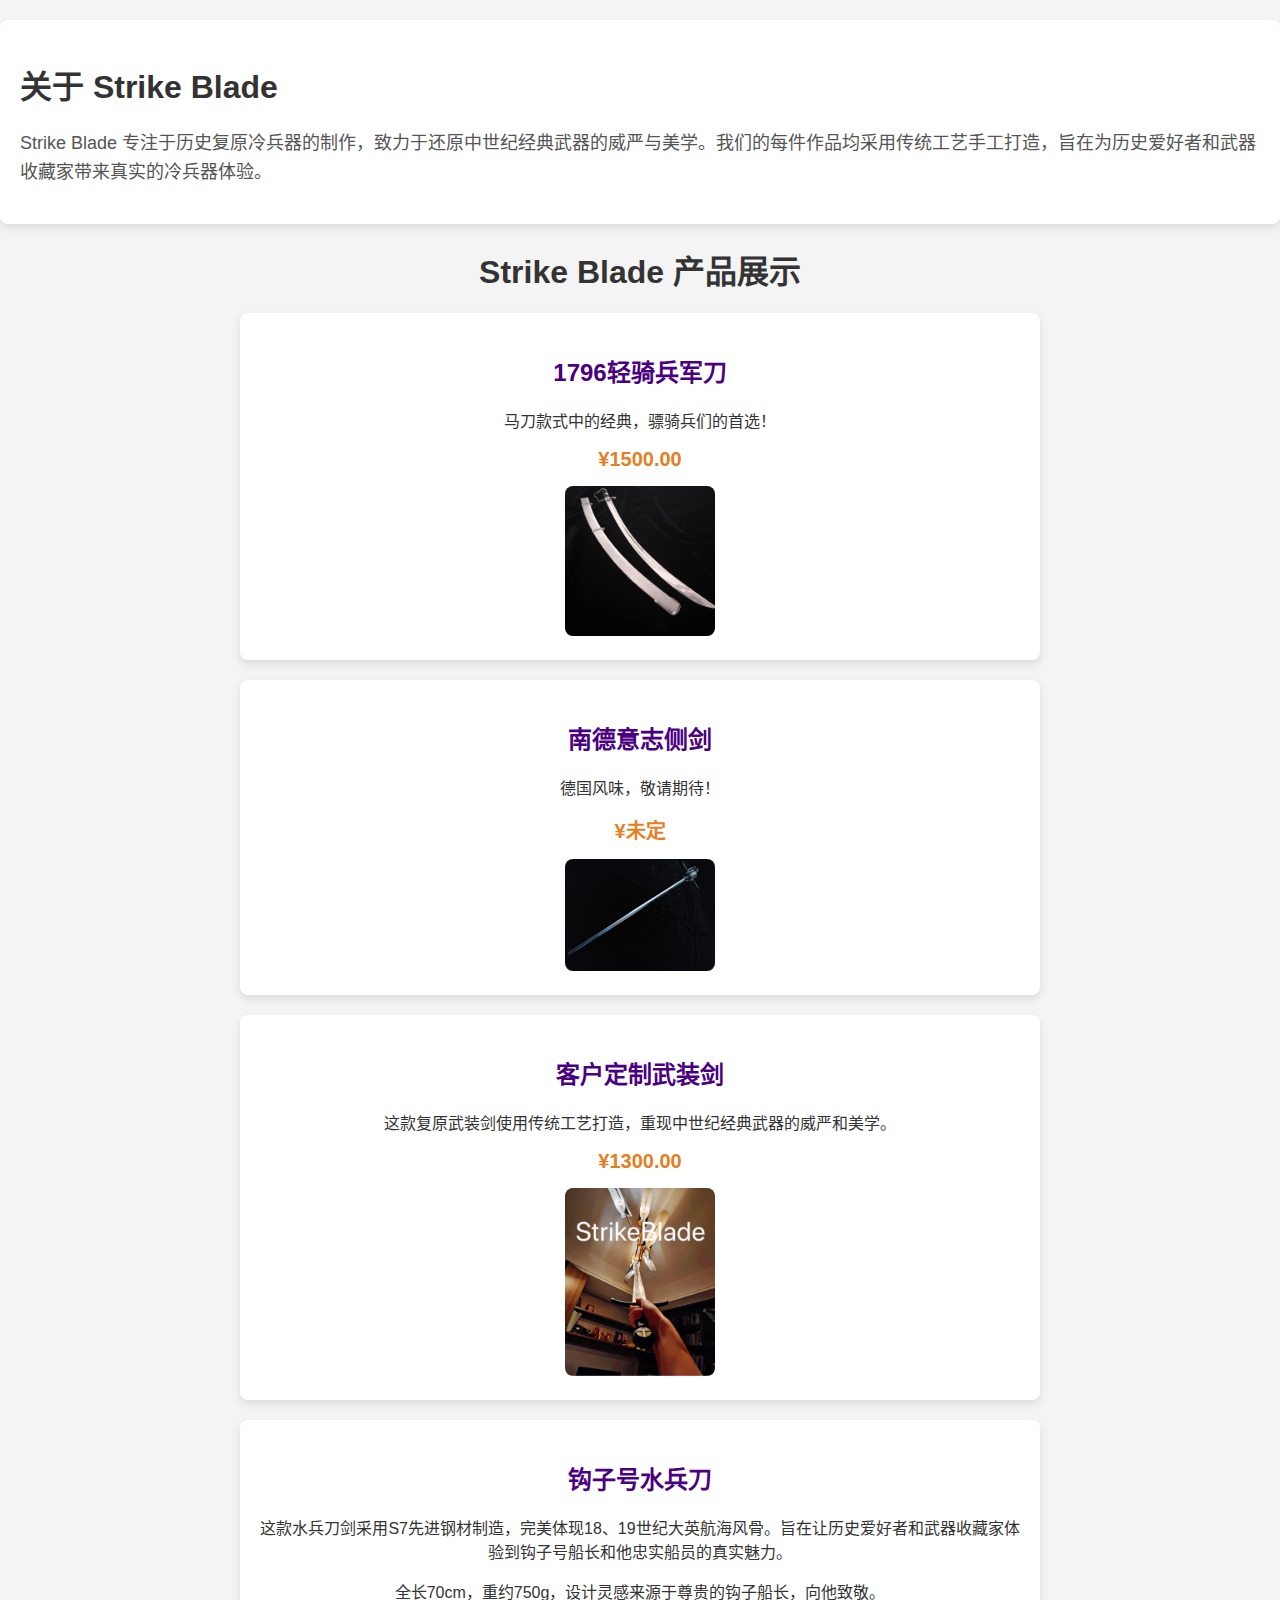
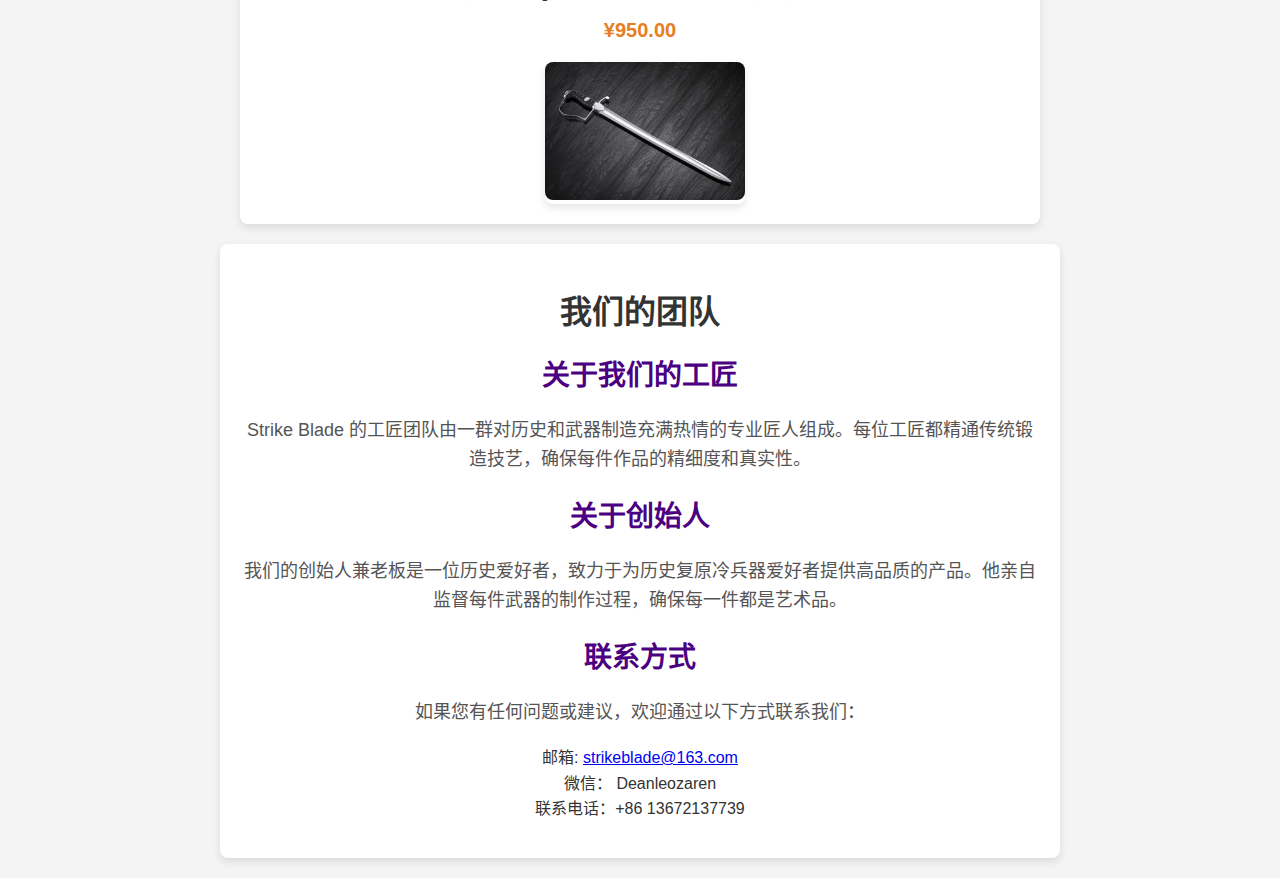
<file: StrikeBlade.html>
<!DOCTYPE html>
<html lang="zh-CN">
<head>
    <meta charset="UTF-8">
    <meta name="viewport" content="width=device-width, initial-scale=1.0">
    <title>Strike Blade 产品展示</title>
    <style>
        body {
            font-family: Arial, sans-serif;
            background-color: #f4f4f4;
            margin: 0;
            padding: 0;
        }
        .container {
            width: 90%;
            max-width: 800px;
            margin: 20px auto;
            text-align: center;
        }
        .intro, .product, .team {
            background-color: #fff;
            padding: 20px;
            margin: 20px auto;
            border-radius: 8px;
            box-shadow: 0 4px 8px rgba(0, 0, 0, 0.1);
        }
        .intro-title, .page-title {
            font-size: 32px;
            color: #333;
            font-weight: bold;
        }
        .intro-description {
            font-size: 18px;
            color: #555;
            line-height: 1.6;
            margin-top: 10px;
        }
        .product-info h2 {
            color: #4b0082;
            font-weight: bold;
        }
        .product-info p {
            font-size: 16px;
            color: #333;
        }
        .price {
            font-size: 20px;
            color: #e67e22;
            font-weight: bold;
        }
        .product-preview {
            margin-top: 15px;
            max-width: 100%;
            height: auto;
            border-radius: 8px;
        }
        .product-link {
            text-decoration: none;
            color: inherit;
        }
        .image-gallery {
            display: flex;
            flex-wrap: wrap;
            gap: 10px;
            margin-top: 20px;
            justify-content: center;
        }
        .image-gallery a {
            display: block;
            max-width: 200px;
            border-radius: 8px;
            box-shadow: 0 4px 8px rgba(0, 0, 0, 0.1);
        }
        .image-gallery img {
            width: 100%;
            border-radius: 8px;
        }
        .team h2 {
            font-size: 28px;
            color: #4b0082;
            font-weight: bold;
            margin-top: 20px;
        }
        .team ul {
            list-style-type: none;
            padding: 0;
        }
        .team ul li {
            font-size: 16px;
            color: #333;
            line-height: 1.6;
        }
    </style>
</head>
<body>
    <!-- 官网介绍部分 -->
    <div class="intro">
        <h1 class="intro-title">关于 Strike Blade</h1>
        <p class="intro-description">Strike Blade 专注于历史复原冷兵器的制作，致力于还原中世纪经典武器的威严与美学。我们的每件作品均采用传统工艺手工打造，旨在为历史爱好者和武器收藏家带来真实的冷兵器体验。</p>
    </div>

    <!-- 产品展示部分 -->
    <div class="container">
        <h1 class="page-title">Strike Blade 产品展示</h1>

        <!-- 第一个产品 -->
        <div class="product">
            <a href="1796.html" class="product-link">
                <div class="product-info">
                    <h2>1796轻骑兵军刀</h2>
                    <p>马刀款式中的经典，骠骑兵们的首选！</p>
                    <div class="price">¥1500.00</div>
                </div>
                <img src="./1796素材/1796-1.png" alt="1796预览图" class="product-preview" height="150" width="150">
            </a>
        </div>

        <!--测试中的产品-->
        <div class="product">
            <a href="侧剑.html" class="product-link">
                <div class="product-info">
                    <h2>南德意志侧剑</h2>
                    <p>德国风味，敬请期待！</p>
                    <div class="price">¥未定</div>
                </div>
                <img src="./侧剑/侧剑.png" alt="sidesword预览图" class="product-preview" height="150" width="150">
            </a>
        </div>

        <!-- 第二个产品 -->
        <div class="product">
            <a href="ArmingSword.html" class="product-link">
                <div class="product-info">
                    <h2>客户定制武装剑</h2>
                    <p>这款复原武装剑使用传统工艺打造，重现中世纪经典武器的威严和美学。</p>
                    <div class="price">¥1300.00</div>
                </div>
                <img src="./武装剑素材/ArmingSword1.png" alt="复原武装剑预览图" class="product-preview" height="150" width="150">
            </a>
        </div>

        <!-- 第三个产品 -->
        <div class="product">
            <a href="钩子号.html" class="product-link">
                <div class="product-info">
                    <h2>钩子号水兵刀</h2>
                    <p>这款水兵刀剑采用S7先进钢材制造，完美体现18、19世纪大英航海风骨。旨在让历史爱好者和武器收藏家体验到钩子号船长和他忠实船员的真实魅力。</p>
                    <p>全长70cm，重约750g，设计灵感来源于尊贵的钩子船长，向他致敬。</p>
                    <div class="price">¥950.00</div>
                </div>
                <!-- 图片画廊 -->
                <div class="image-gallery">
                    <a href="./钩子号素材/钩子.png" target="_blank">
                        <img src="./钩子号素材/钩子.png" alt="钩子号1">
                    </a>
                </div>
            </a>
        </div>
    </div>

    <!-- 团队介绍和联系方式 -->
    <div class="container team">
        <h1 class="page-title">我们的团队</h1>
        
        <div>
            <h2>关于我们的工匠</h2>
            <p class="intro-description">Strike Blade 的工匠团队由一群对历史和武器制造充满热情的专业匠人组成。每位工匠都精通传统锻造技艺，确保每件作品的精细度和真实性。</p>
            
            <h2>关于创始人</h2>
            <p class="intro-description">我们的创始人兼老板是一位历史爱好者，致力于为历史复原冷兵器爱好者提供高品质的产品。他亲自监督每件武器的制作过程，确保每一件都是艺术品。</p>
            
            <h2>联系方式</h2>
            <p class="intro-description">如果您有任何问题或建议，欢迎通过以下方式联系我们：</p>
            <ul>
                <li>邮箱: <a href="strikeblade@163.com">strikeblade@163.com</a></li>
                <li>微信： Deanleozaren</li>
                <li>联系电话：+86 13672137739</li>
                
            </ul>
        </div>
    </div>
</body>
</html>
</file>
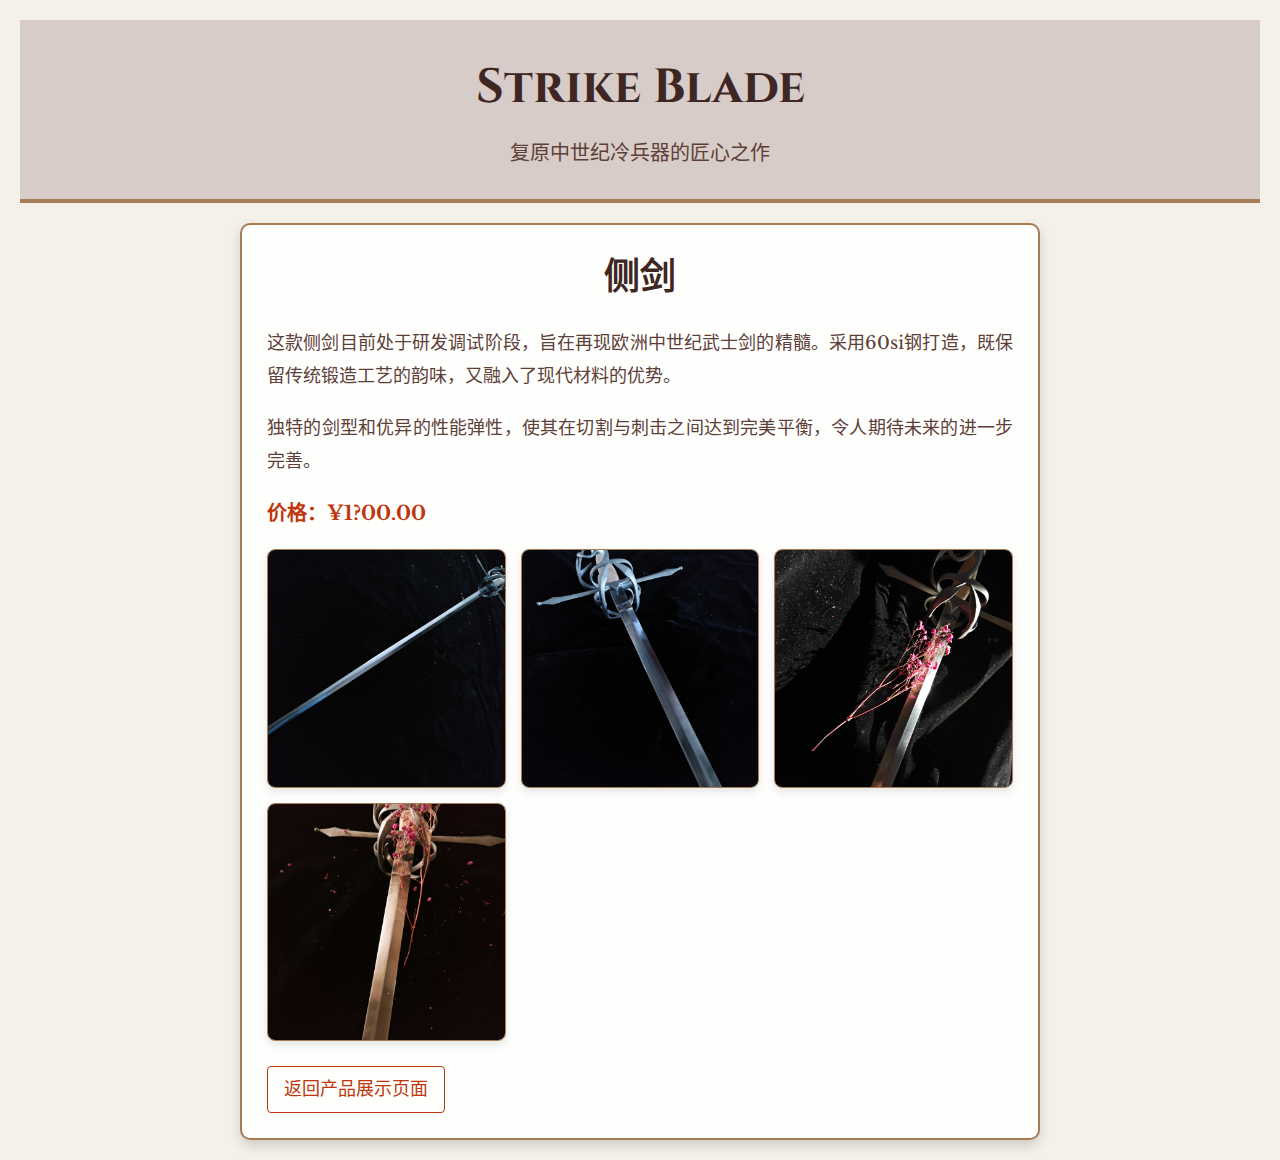
<file: 侧剑.html>
<!DOCTYPE html>
<html lang="zh-CN">
<head>
  <meta charset="UTF-8">
  <meta name="viewport" content="width=device-width, initial-scale=1.0">
  <title>侧剑 - 详情</title>
  <!-- 引入古典字体 -->
  <link href="https://fonts.googleapis.com/css2?family=Cinzel:wght@400;700&family=Libre+Baskerville&display=swap" rel="stylesheet">
  <style>
    /* 重置样式 */
    * {
      margin: 0;
      padding: 0;
      box-sizing: border-box;
    }
    /* 页面背景与基本字体 */
    body {
      font-family: 'Libre Baskerville', serif;
      background: url('https://www.transparenttextures.com/patterns/old-mathematics.png');
      background-color: #f4f1e9;
      color: #2c2c2c;
      line-height: 1.6;
      padding: 20px;
    }
    /* 页面头部 */
    .header {
      text-align: center;
      padding: 30px 0;
      background: #d7ccc8;
      border-bottom: 4px solid #a67c52;
      margin-bottom: 20px;
    }
    .header h1 {
      font-family: 'Cinzel', serif;
      font-size: 48px;
      margin-bottom: 10px;
      color: #3e2723;
    }
    .header p {
      font-size: 20px;
      color: #5d4037;
    }
    /* 详情容器 */
    .container {
      max-width: 800px;
      margin: 0 auto;
      background-color: rgba(255, 255, 255, 0.9);
      padding: 25px;
      border: 2px solid #a67c52;
      border-radius: 10px;
      box-shadow: 0 6px 12px rgba(0, 0, 0, 0.15);
    }
    .product-title {
      font-family: 'Cinzel', serif;
      font-size: 36px;
      margin-bottom: 20px;
      color: #3e2723;
      text-align: center;
      text-transform: uppercase;
    }
    .product-description {
      font-size: 18px;
      line-height: 1.8;
      color: #5d4037;
      margin-bottom: 20px;
      text-align: justify;
    }
    .price {
      font-weight: bold;
      color: #bf360c;
      font-size: 20px;
      margin-bottom: 20px;
    }
    /* 图片画廊：使用 Grid + aspect-ratio 实现整齐布局 */
    .image-gallery {
      display: grid;
      grid-template-columns: repeat(auto-fit, minmax(200px, 1fr));
      gap: 15px;
      margin-top: 20px;
      justify-items: center; /* 让每个网格中的项目居中 */
    }
    .image-gallery a {
      width: 100%;
      aspect-ratio: 1 / 1; /* 正方形，可根据需要改为 4/3、16/9 等 */
      border-radius: 8px;
      overflow: hidden;
      border: 1px solid #a67c52;
      box-shadow: 0 4px 8px rgba(0, 0, 0, 0.1);
      transition: transform 0.3s, box-shadow 0.3s;
      display: block;
      position: relative;
    }
    .image-gallery a:hover {
      transform: translateY(-5px);
      box-shadow: 0 8px 16px rgba(0, 0, 0, 0.2);
    }
    .image-gallery img {
      width: 100%;
      height: 100%;
      object-fit: cover; /* 裁剪图片以适应容器 */
      display: block;
    }
    /* 返回链接 */
    .back-link {
      display: inline-block;
      margin-top: 25px;
      color: #bf360c;
      text-decoration: none;
      font-size: 18px;
      border: 1px solid #bf360c;
      padding: 8px 16px;
      border-radius: 4px;
      transition: background-color 0.3s, color 0.3s;
    }
    .back-link:hover {
      background-color: #bf360c;
      color: #fff;
    }
  </style>
</head>
<body>
  <!-- 页面头部 -->
  <div class="header">
    <h1>Strike Blade</h1>
    <p>复原中世纪冷兵器的匠心之作</p>
  </div>

  <div class="container">
    <h1 class="product-title">侧剑</h1>
    <p class="product-description">
      这款侧剑目前处于研发调试阶段，旨在再现欧洲中世纪武士剑的精髓。采用60si钢打造，既保留传统锻造工艺的韵味，又融入了现代材料的优势。
    </p>
    <p class="product-description">
      独特的剑型和优异的性能弹性，使其在切割与刺击之间达到完美平衡，令人期待未来的进一步完善。
    </p>
    <p class="price">价格：¥1?00.00</p>

    <!-- 图片画廊：使用 Grid 布局 -->
    <div class="image-gallery">
      <a href="./侧剑/侧剑.png" target="_blank">
        <img src="./侧剑/侧剑.png" alt="侧剑">
      </a>
      <a href="./侧剑/侧剑2.png" target="_blank">
        <img src="./侧剑/侧剑2.png" alt="侧剑2">
      </a>
      <a href="./侧剑/侧剑3.png" target="_blank">
        <img src="./侧剑/侧剑3.png" alt="侧剑3">
      </a>
      <a href="./侧剑/侧剑4.png" target="_blank">
        <img src="./侧剑/侧剑4.png" alt="侧剑4">
      </a>
      <!-- 如果有更多图片，可以继续添加 -->
    </div>

    <a href="products.html" class="back-link">返回产品展示页面</a>
  </div>
</body>
</html>
</file>
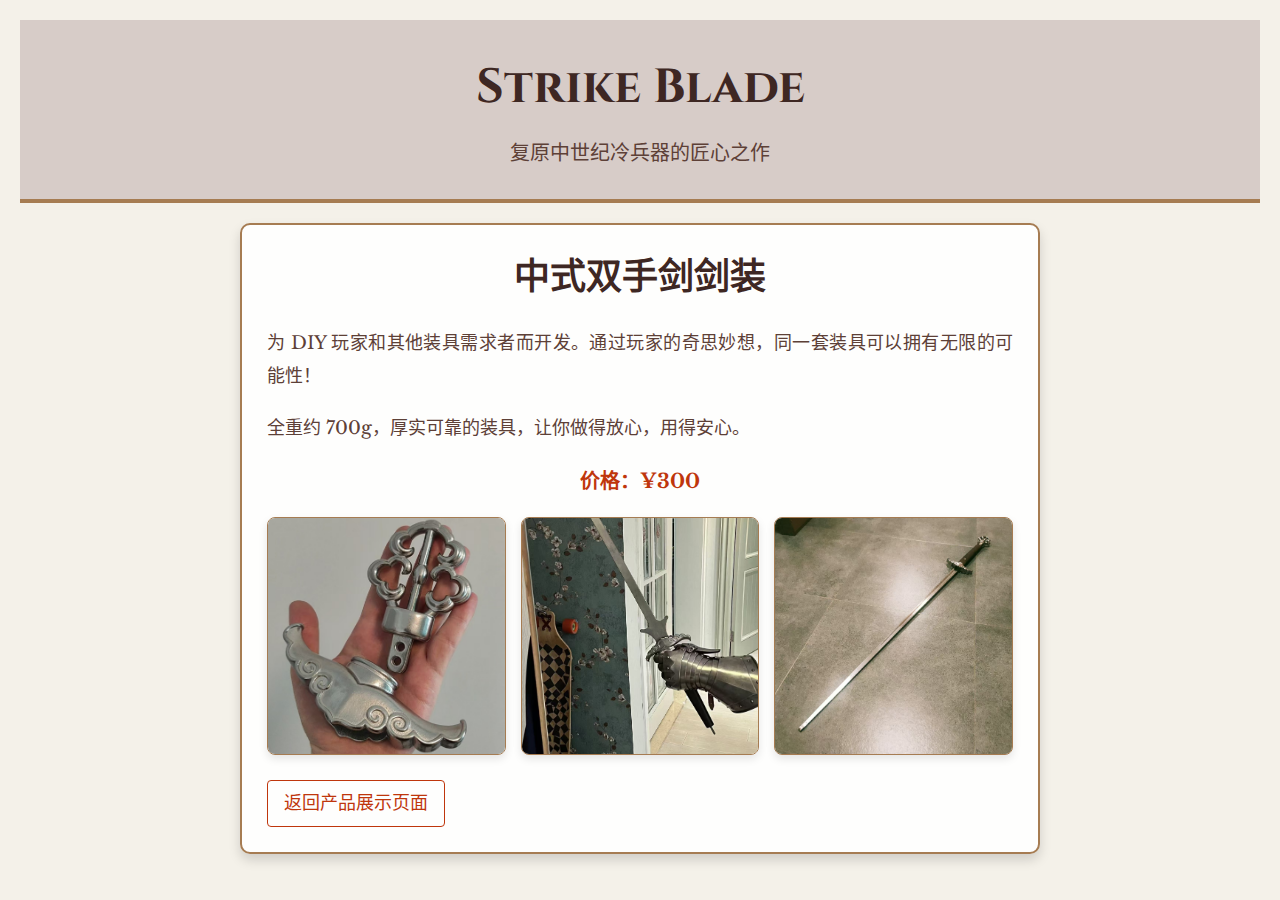
<file: 装具团购以及DIY展示.html>
<!DOCTYPE html>
<html lang="zh-CN">
<head>
  <meta charset="UTF-8" />
  <meta name="viewport" content="width=device-width, initial-scale=1.0"/>
  <title>装具团和DIY展示 - 详情</title>
  <!-- 引入古典字体 -->
  <link
    href="https://fonts.googleapis.com/css2?family=Cinzel:wght@400;700&family=Libre+Baskerville&display=swap"
    rel="stylesheet"
  />
  <style>
    /* 重置样式 */
    * {
      margin: 0;
      padding: 0;
      box-sizing: border-box;
    }
    /* 页面背景与基础样式 */
    body {
      font-family: 'Libre Baskerville', serif;
      background: url('https://www.transparenttextures.com/patterns/old-mathematics.png');
      background-color: #f4f1e9;
      color: #2c2c2c;
      line-height: 1.6;
      padding: 20px;
    }
    /* 页面头部 */
    .header {
      text-align: center;
      padding: 30px 0;
      background: #d7ccc8;
      border-bottom: 4px solid #a67c52;
      margin-bottom: 20px;
    }
    .header h1 {
      font-family: 'Cinzel', serif;
      font-size: 48px;
      color: #3e2723;
      margin-bottom: 10px;
    }
    .header p {
      font-size: 20px;
      color: #5d4037;
    }
    /* 容器样式 */
    .container {
      max-width: 800px;
      margin: 0 auto;
      background-color: rgba(255, 255, 255, 0.9);
      padding: 25px;
      border: 2px solid #a67c52;
      border-radius: 10px;
      box-shadow: 0 6px 12px rgba(0, 0, 0, 0.15);
    }
    .product-title {
      font-family: 'Cinzel', serif;
      font-size: 36px;
      margin-bottom: 20px;
      color: #3e2723;
      text-align: center;
      text-transform: uppercase;
    }
    .product-description {
      font-size: 18px;
      line-height: 1.8;
      color: #5d4037;
      margin-bottom: 20px;
      text-align: justify;
    }
    .price {
      font-weight: bold;
      color: #bf360c;
      font-size: 20px;
      margin-bottom: 20px;
      text-align: center;
    }
    /* 图片画廊 */
    .image-gallery {
      display: grid;
      grid-template-columns: repeat(auto-fit, minmax(200px, 1fr));
      gap: 15px;
      margin-top: 20px;
      justify-items: center;
    }
    /* 统一图片比例：使用 aspect-ratio (现代浏览器支持) */
    .image-gallery a {
      width: 100%;
      aspect-ratio: 1 / 1; /* 正方形，可根据需求改成 4/3、16/9 等 */
      border-radius: 8px;
      overflow: hidden;
      border: 1px solid #a67c52;
      box-shadow: 0 4px 8px rgba(0, 0, 0, 0.1);
      transition: transform 0.3s, box-shadow 0.3s;
      display: block;
      position: relative;
    }
    .image-gallery a:hover {
      transform: translateY(-5px);
      box-shadow: 0 8px 16px rgba(0, 0, 0, 0.2);
    }
    .image-gallery img {
      width: 100%;
      height: 100%;
      object-fit: cover; /* 裁剪图片以适应容器 */
      display: block;
    }
    /* 返回链接按钮风格 */
    .back-link {
      display: inline-block;
      margin-top: 25px;
      color: #bf360c;
      text-decoration: none;
      font-size: 18px;
      border: 1px solid #bf360c;
      padding: 8px 16px;
      border-radius: 4px;
      transition: background-color 0.3s, color 0.3s;
    }
    .back-link:hover {
      background-color: #bf360c;
      color: #fff;
    }
  </style>
</head>
<body>
  <!-- 页面头部 -->
  <div class="header">
    <h1>Strike Blade</h1>
    <p>复原中世纪冷兵器的匠心之作</p>
  </div>

  <!-- 内容容器 -->
  <div class="container">
    <h1 class="product-title">中式双手剑剑装</h1>
    <p class="product-description">
      为 DIY 玩家和其他装具需求者而开发。通过玩家的奇思妙想，同一套装具可以拥有无限的可能性！
    </p>
    <p class="product-description">
      全重约 700g，厚实可靠的装具，让你做得放心，用得安心。
    </p>
    <p class="price">价格：¥300</p>

    <!-- 图片画廊：使用 Grid 布局统一尺寸 -->
    <div class="image-gallery">
      <a href="./装具素材/装具本体.png" target="_blank">
        <img src="./装具素材/装具本体.png" alt="装具本体" />
      </a>
      <a href="./装具素材/DIY1.png" target="_blank">
        <img src="./装具素材/DIY1.png" alt="DIY1" />
      </a>
      <a href="./装具素材/DIY2.png" target="_blank">
        <img src="./装具素材/DIY2.png" alt="DIY2" />
      </a>
      <!-- 如果有更多图片，可以继续添加 -->
    </div>

    <a href="products.html" class="back-link">返回产品展示页面</a>
  </div>
</body>
</html>
</file>
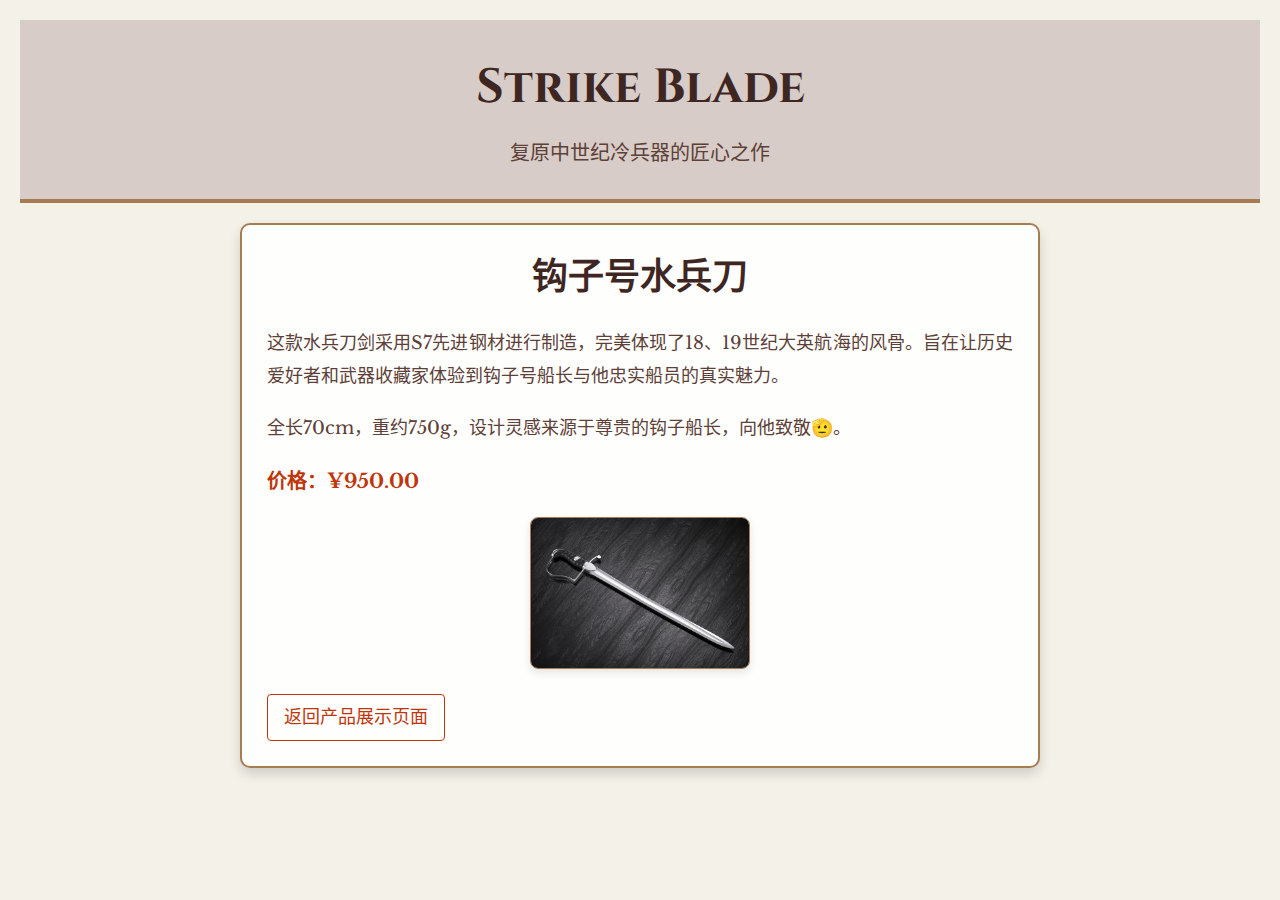
<file: 钩子号.html>
<!DOCTYPE html>
<html lang="zh-CN">
<head>
  <meta charset="UTF-8">
  <meta name="viewport" content="width=device-width, initial-scale=1.0">
  <title>钩子号水兵刀 - 详情</title>
  <!-- 引入古典字体 -->
  <link href="https://fonts.googleapis.com/css2?family=Cinzel:wght@400;700&family=Libre+Baskerville&display=swap" rel="stylesheet">
  <style>
    /* 重置样式 */
    * {
      margin: 0;
      padding: 0;
      box-sizing: border-box;
    }
    /* 页面背景与基础样式 */
    body {
      font-family: 'Libre Baskerville', serif;
      background: url('https://www.transparenttextures.com/patterns/old-mathematics.png');
      background-color: #f4f1e9;
      color: #2c2c2c;
      line-height: 1.6;
      padding: 20px;
    }
    /* 页面头部 */
    .header {
      text-align: center;
      padding: 30px 0;
      background: #d7ccc8;
      border-bottom: 4px solid #a67c52;
      margin-bottom: 20px;
    }
    .header h1 {
      font-family: 'Cinzel', serif;
      font-size: 48px;
      margin-bottom: 10px;
      color: #3e2723;
    }
    .header p {
      font-size: 20px;
      color: #5d4037;
    }
    /* 内容容器 */
    .container {
      max-width: 800px;
      margin: 0 auto;
      background-color: rgba(255, 255, 255, 0.9);
      padding: 25px;
      border: 2px solid #a67c52;
      border-radius: 10px;
      box-shadow: 0 6px 12px rgba(0, 0, 0, 0.15);
    }
    .product-title {
      font-family: 'Cinzel', serif;
      font-size: 36px;
      margin-bottom: 20px;
      color: #3e2723;
      text-align: center;
      text-transform: uppercase;
    }
    .product-description {
      font-size: 18px;
      line-height: 1.8;
      color: #5d4037;
      margin-bottom: 20px;
      text-align: justify;
    }
    .price {
      font-weight: bold;
      color: #bf360c;
      font-size: 20px;
      margin-bottom: 20px;
    }
    /* 图片画廊 */
    .image-gallery {
      display: flex;
      flex-wrap: wrap;
      gap: 15px;
      margin-top: 20px;
      justify-content: center;
    }
    .image-gallery a {
      display: block;
      max-width: 220px;
      border-radius: 8px;
      overflow: hidden;
      border: 1px solid #a67c52;
      box-shadow: 0 4px 8px rgba(0, 0, 0, 0.1);
      transition: transform 0.3s, box-shadow 0.3s;
    }
    .image-gallery a:hover {
      transform: translateY(-5px);
      box-shadow: 0 8px 16px rgba(0, 0, 0, 0.2);
    }
    .image-gallery img {
      width: 100%;
      display: block;
    }
    /* 返回链接 */
    .back-link {
      display: inline-block;
      margin-top: 25px;
      color: #bf360c;
      text-decoration: none;
      font-size: 18px;
      border: 1px solid #bf360c;
      padding: 8px 16px;
      border-radius: 4px;
      transition: background-color 0.3s, color 0.3s;
    }
    .back-link:hover {
      background-color: #bf360c;
      color: #fff;
    }
  </style>
</head>
<body>
  <!-- 页面头部 -->
  <div class="header">
    <h1>Strike Blade</h1>
    <p>复原中世纪冷兵器的匠心之作</p>
  </div>

  <div class="container">
    <h1 class="product-title">钩子号水兵刀</h1>
    <p class="product-description">
      这款水兵刀剑采用S7先进钢材进行制造，完美体现了18、19世纪大英航海的风骨。旨在让历史爱好者和武器收藏家体验到钩子号船长与他忠实船员的真实魅力。
    </p>
    <p class="product-description">
      全长70cm，重约750g，设计灵感来源于尊贵的钩子船长，向他致敬🫡。
    </p>
    <p class="price">价格：¥950.00</p>

    <!-- 图片画廊 -->
    <div class="image-gallery">
      <a href="./钩子号素材/钩子.png" target="_blank">
        <img src="./钩子号素材/钩子.png" alt="钩子号1">
      </a>
    </div>

    <a href="products.html" class="back-link">返回产品展示页面</a>
  </div>
</body>
</html>
</file>
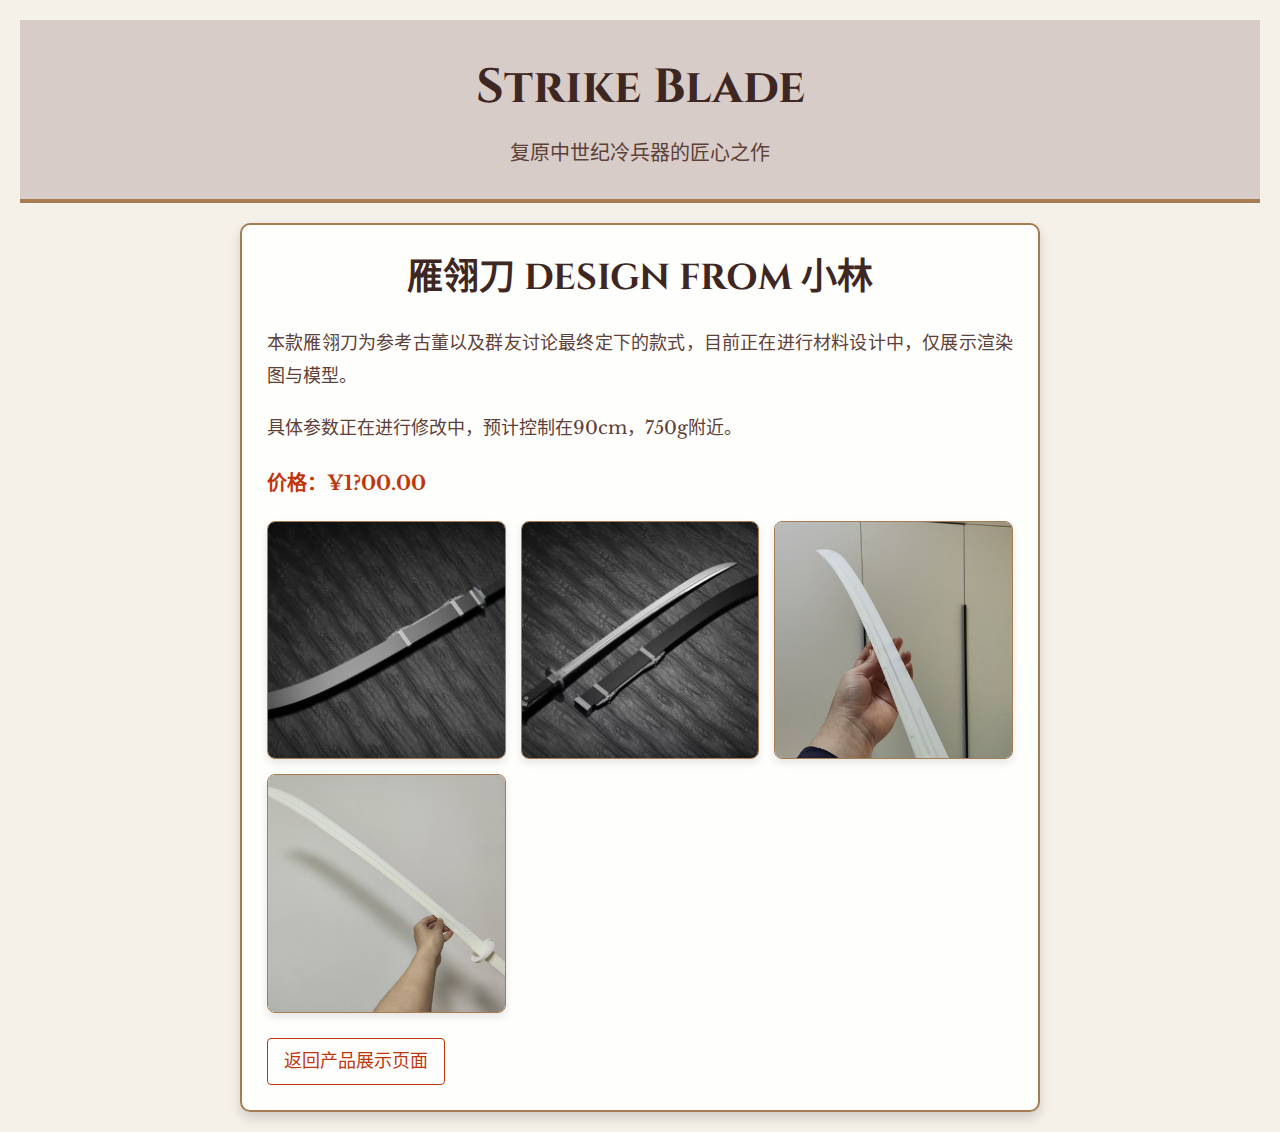
<file: 雁翎刀.html>
<!DOCTYPE html>
<html lang="zh-CN">
<head>
  <meta charset="UTF-8" />
  <meta name="viewport" content="width=device-width, initial-scale=1.0"/>
  <title>雁翎刀 -- 预览版 - 详情</title>
  <!-- 引入古典字体 -->
  <link
    href="https://fonts.googleapis.com/css2?family=Cinzel:wght@400;700&family=Libre+Baskerville&display=swap"
    rel="stylesheet"
  />
  <style>
    /* 重置样式 */
    * {
      margin: 0;
      padding: 0;
      box-sizing: border-box;
    }
    /* 页面背景与基础样式 */
    body {
      font-family: 'Libre Baskerville', serif;
      background: url('https://www.transparenttextures.com/patterns/old-mathematics.png');
      background-color: #f4f1e9;
      color: #2c2c2c;
      line-height: 1.6;
      padding: 20px;
    }
    /* 页面头部 */
    .header {
      text-align: center;
      padding: 30px 0;
      background: #d7ccc8;
      border-bottom: 4px solid #a67c52;
      margin-bottom: 20px;
    }
    .header h1 {
      font-family: 'Cinzel', serif;
      font-size: 48px;
      color: #3e2723;
      margin-bottom: 10px;
    }
    .header p {
      font-size: 20px;
      color: #5d4037;
    }
    /* 详情容器 */
    .container {
      max-width: 800px;
      margin: 0 auto;
      background-color: rgba(255, 255, 255, 0.9);
      padding: 25px;
      border: 2px solid #a67c52;
      border-radius: 10px;
      box-shadow: 0 6px 12px rgba(0, 0, 0, 0.15);
    }
    .product-title {
      font-family: 'Cinzel', serif;
      font-size: 36px;
      margin-bottom: 20px;
      color: #3e2723;
      text-align: center;
      text-transform: uppercase;
    }
    .product-description {
      font-size: 18px;
      line-height: 1.8;
      color: #5d4037;
      margin-bottom: 20px;
      text-align: justify;
    }
    .price {
      font-weight: bold;
      color: #bf360c;
      font-size: 20px;
      margin-bottom: 20px;
    }
    /* 图片画廊：使用网格布局统一图片尺寸 */
    .image-gallery {
      display: grid;
      grid-template-columns: repeat(auto-fit, minmax(200px, 1fr));
      gap: 15px;
      margin-top: 20px;
      justify-items: center; /* 让每个网格中的内容居中 */
    }
    /* 每个网格项固定宽度，高度由 aspect-ratio 决定（需要现代浏览器支持） */
    .image-gallery a {
      width: 100%;
      aspect-ratio: 1 / 1; /* 将图片区域设为正方形，可根据需要改为 4/3、16/9 等 */
      border-radius: 8px;
      overflow: hidden;
      border: 1px solid #a67c52;
      box-shadow: 0 4px 8px rgba(0, 0, 0, 0.1);
      transition: transform 0.3s, box-shadow 0.3s;
      display: block;
      position: relative; /* 为对象定位做准备 */
    }
    .image-gallery a:hover {
      transform: translateY(-5px);
      box-shadow: 0 8px 16px rgba(0, 0, 0, 0.2);
    }
    .image-gallery img {
      width: 100%;
      height: 100%;
      object-fit: cover; /* 图片自动裁剪，填满容器 */
      display: block;
    }
    /* 返回链接 */
    .back-link {
      display: inline-block;
      margin-top: 25px;
      color: #bf360c;
      text-decoration: none;
      font-size: 18px;
      border: 1px solid #bf360c;
      padding: 8px 16px;
      border-radius: 4px;
      transition: background-color 0.3s, color 0.3s;
    }
    .back-link:hover {
      background-color: #bf360c;
      color: #fff;
    }
  </style>
</head>
<body>
  <!-- 页面头部 -->
  <div class="header">
    <h1>Strike Blade</h1>
    <p>复原中世纪冷兵器的匠心之作</p>
  </div>

  <div class="container">
    <h1 class="product-title">雁翎刀 design from 小林</h1>
    <p class="product-description">
      本款雁翎刀为参考古董以及群友讨论最终定下的款式，目前正在进行材料设计中，仅展示渲染图与模型。
    </p>
    <p class="product-description">
      具体参数正在进行修改中，预计控制在90cm，750g附近。
    </p>
    <p class="product-description price">价格：¥1?00.00</p>

    <!-- 图片画廊：统一图片尺寸 -->
    <div class="image-gallery">
      <a href="./雁龄刀素材/雁龄刀1.png" target="_blank">
        <img src="./雁龄刀素材/雁龄刀1.png" alt="雁龄刀1" />
      </a>
      <a href="./雁龄刀素材/雁龄刀2.png" target="_blank">
        <img src="./雁龄刀素材/雁龄刀2.png" alt="雁龄刀2" />
      </a>
      <a href="./雁龄刀素材/雁龄刀模型1.png" target="_blank">
        <img src="./雁龄刀素材/雁龄刀模型1.png" alt="雁龄刀模型1" />
      </a>
      <a href="./雁龄刀素材/雁龄刀模型2.png" target="_blank">
        <img src="./雁龄刀素材/雁龄刀模型2.png" alt="雁龄刀模型2" />
      </a>
      <!-- 如果有更多图片，继续添加 -->
    </div>

    <a href="products.html" class="back-link">返回产品展示页面</a>
  </div>
</body>
</html>
</file>
<file: style.css>
/* ========== 重置样式 ========== */
* {
    margin: 0;
    padding: 0;
    box-sizing: border-box;
  }
  
  /* ========== 使用带纹理的背景和复古色调 ========== */
  body {
    font-family: 'Libre Baskerville', serif;
    background: url('https://www.transparenttextures.com/patterns/old-mathematics.png');
    background-color: #f4f1e9;
    color: #2c2c2c;
    line-height: 1.6;
  }
  
  /* ========== 容器 ========== */
  .container {
    width: 90%;
    max-width: 900px;
    margin: 30px auto;
    text-align: center;
  }
  
  /* ========== 标题字体 ========== */
  h1, h2 {
    font-family: 'Cinzel', serif;
    text-transform: uppercase;
    letter-spacing: 1px;
    margin-bottom: 10px;
  }
  
  /* ========== 首页与页面标题 ========== */
  .intro-title, .page-title {
    font-size: 36px;
    color: #3e2723;
  }
  .intro-description {
    font-size: 18px;
    color: #5d4037;
    margin-top: 10px;
    text-align: justify;
  }
  
  /* ========== 古风头部区域 ========== */
  .header {
    text-align: center;
    padding: 30px 0;
    background: #d7ccc8;
    border-bottom: 4px solid #a67c52;
  }
  .header h1 {
    font-size: 48px;
    margin-bottom: 10px;
    color: #3e2723;
  }
  .header p {
    font-size: 20px;
    color: #5d4037;
  }
  
  /* ========== 导航栏样式 ========== */
  .nav-buttons {
    margin-top: 15px;
  }
  .nav-buttons a {
    display: inline-block;
    margin: 0 5px;
    padding: 8px 16px;
    border: 2px solid #a67c52;
    background-color: #d7ccc8;
    color: #3e2723;
    text-decoration: none;
    border-radius: 5px;
    transition: background-color 0.3s;
  }
  .nav-buttons a:hover {
    background-color: #a67c52;
    color: #fff;
  }
  .nav-buttons a.active {
    background-color: #a67c52;
    color: #fff;
  }
  
  /* ========== 模块公共样式（用于卡片效果） ========== */
  .intro, .product, .team, .articles, .bulletin {
    background-color: rgba(255, 255, 255, 0.9);
    padding: 25px;
    margin: 20px auto;
    border: 2px solid #a67c52;
    border-radius: 10px;
    box-shadow: 0 6px 12px rgba(0, 0, 0, 0.15);
    transition: transform 0.3s, box-shadow 0.3s;
  }
  .intro:hover, .product:hover, .team:hover,
  .articles:hover, .bulletin:hover {
    transform: translateY(-5px);
    box-shadow: 0 10px 20px rgba(0, 0, 0, 0.2);
  }
  
  /* ========== 产品信息 ========== */
  .product-info h2 {
    color: #4e342e;
    font-size: 28px;
  }
  .product-info p {
    font-size: 16px;
    color: #4e342e;
    margin: 10px 0;
  }
  .price {
    font-size: 22px;
    color: #bf360c;
    font-weight: bold;
    margin-top: 5px;
  }
  .product-preview {
    margin-top: 15px;
    max-width: 100%;
    height: auto;
    border-radius: 8px;
    border: 1px solid #a67c52;
  }
  .product-link {
    text-decoration: none;
    color: inherit;
    display: block;
  }
  
  /* ========== 图像展示 ========== */
  .image-gallery {
    display: flex;
    flex-wrap: wrap;
    gap: 10px;
    margin-top: 20px;
    justify-content: center;
  }
  .image-gallery a {
    display: block;
    max-width: 220px;
    border-radius: 8px;
    box-shadow: 0 4px 8px rgba(0, 0, 0, 0.1);
    transition: transform 0.3s, box-shadow 0.3s;
  }
  .image-gallery a:hover {
    transform: translateY(-3px);
    box-shadow: 0 8px 16px rgba(0, 0, 0, 0.15);
  }
  .image-gallery img {
    width: 100%;
    border-radius: 8px;
  }
  
  /* ========== 团队介绍 ========== */
  .team h2 {
    font-size: 30px;
    color: #4e342e;
    margin-top: 15px;
  }
  .team ul {
    list-style-type: none;
    margin-top: 10px;
  }
  .team li a {
    color: #bf360c;
    text-decoration: none;
  }
  
  /* ========== 文章区、公告区样式 ========== */
  .article, .announcement {
    text-align: left;
    margin: 15px 0;
  }
  .article h2, .announcement h2 {
    font-size: 24px;
    color: #4e342e;
  }
  .article p, .announcement p {
    font-size: 16px;
    color: #5d4037;
    margin: 8px 0;
  }
  .article a, .announcement a {
    color: #bf360c;
    text-decoration: none;
  }
  .article a:hover, .announcement a:hover {
    text-decoration: underline;
  }
</file>
